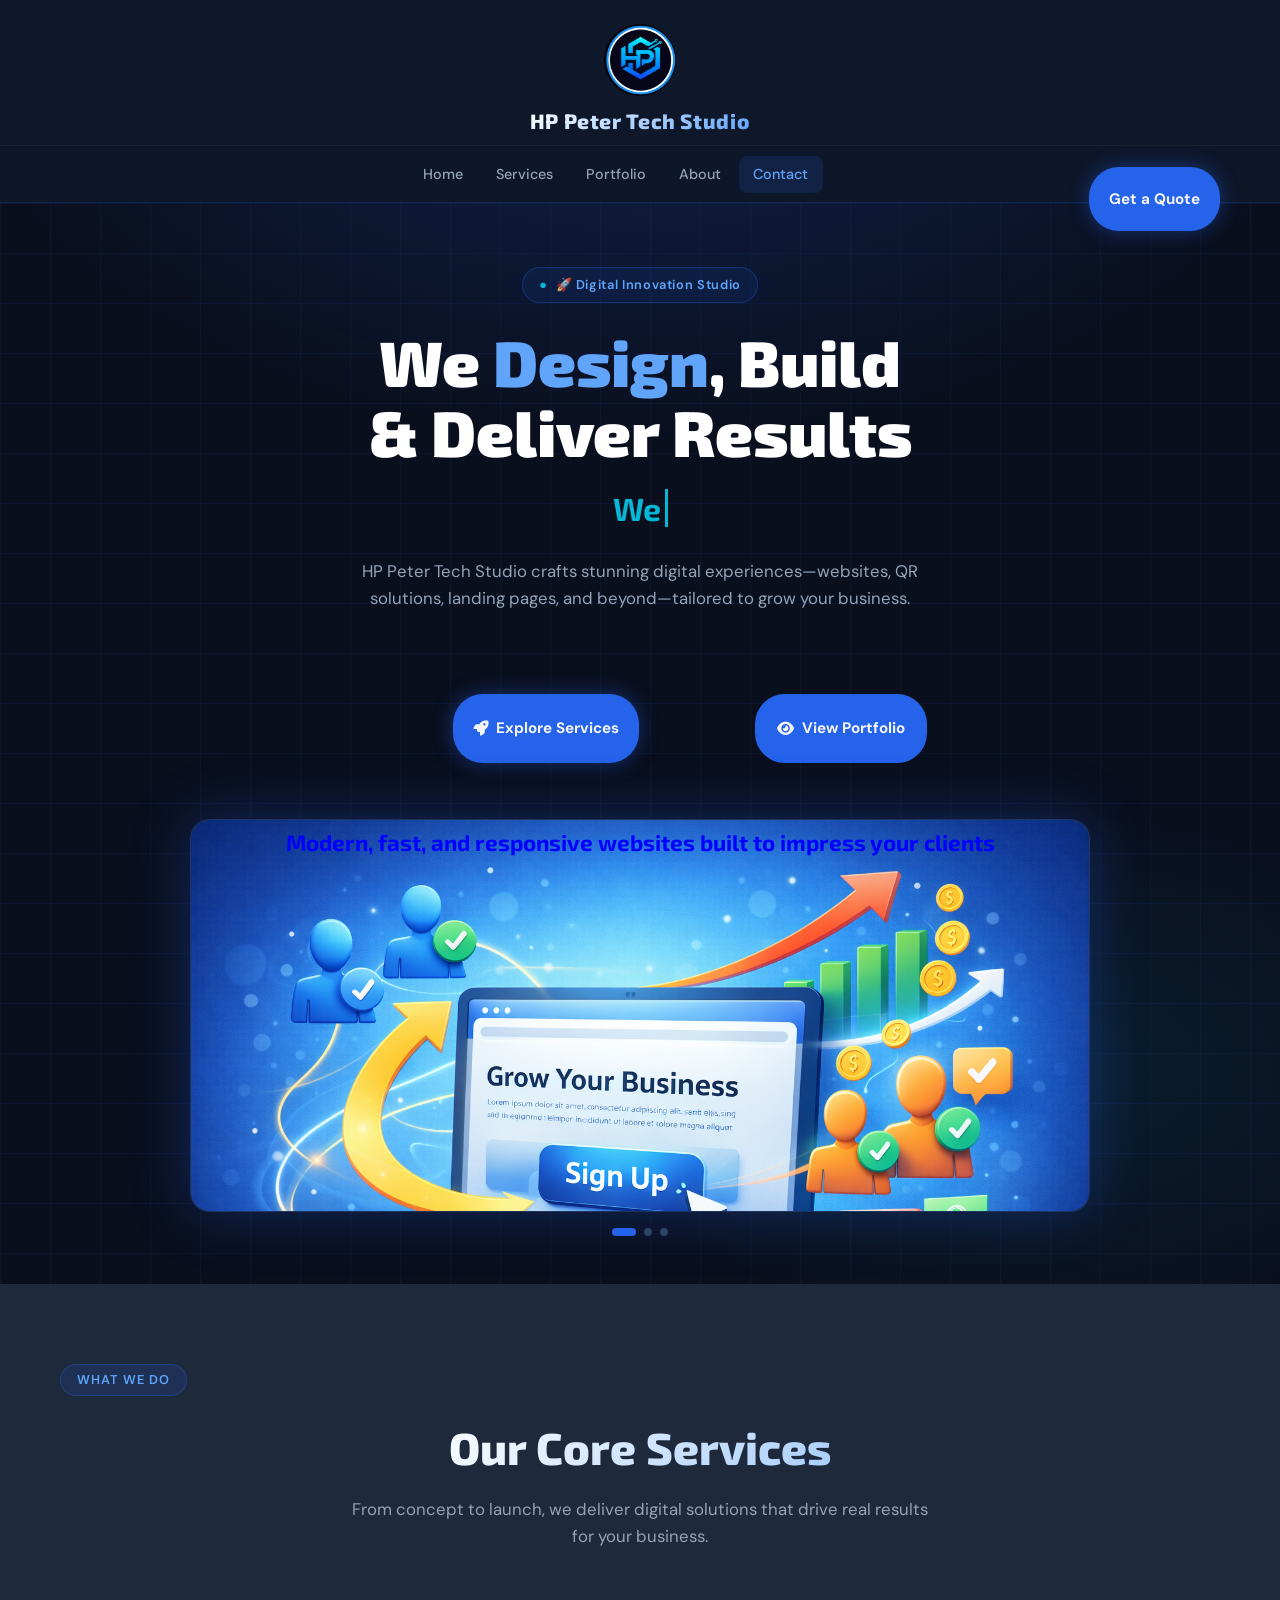
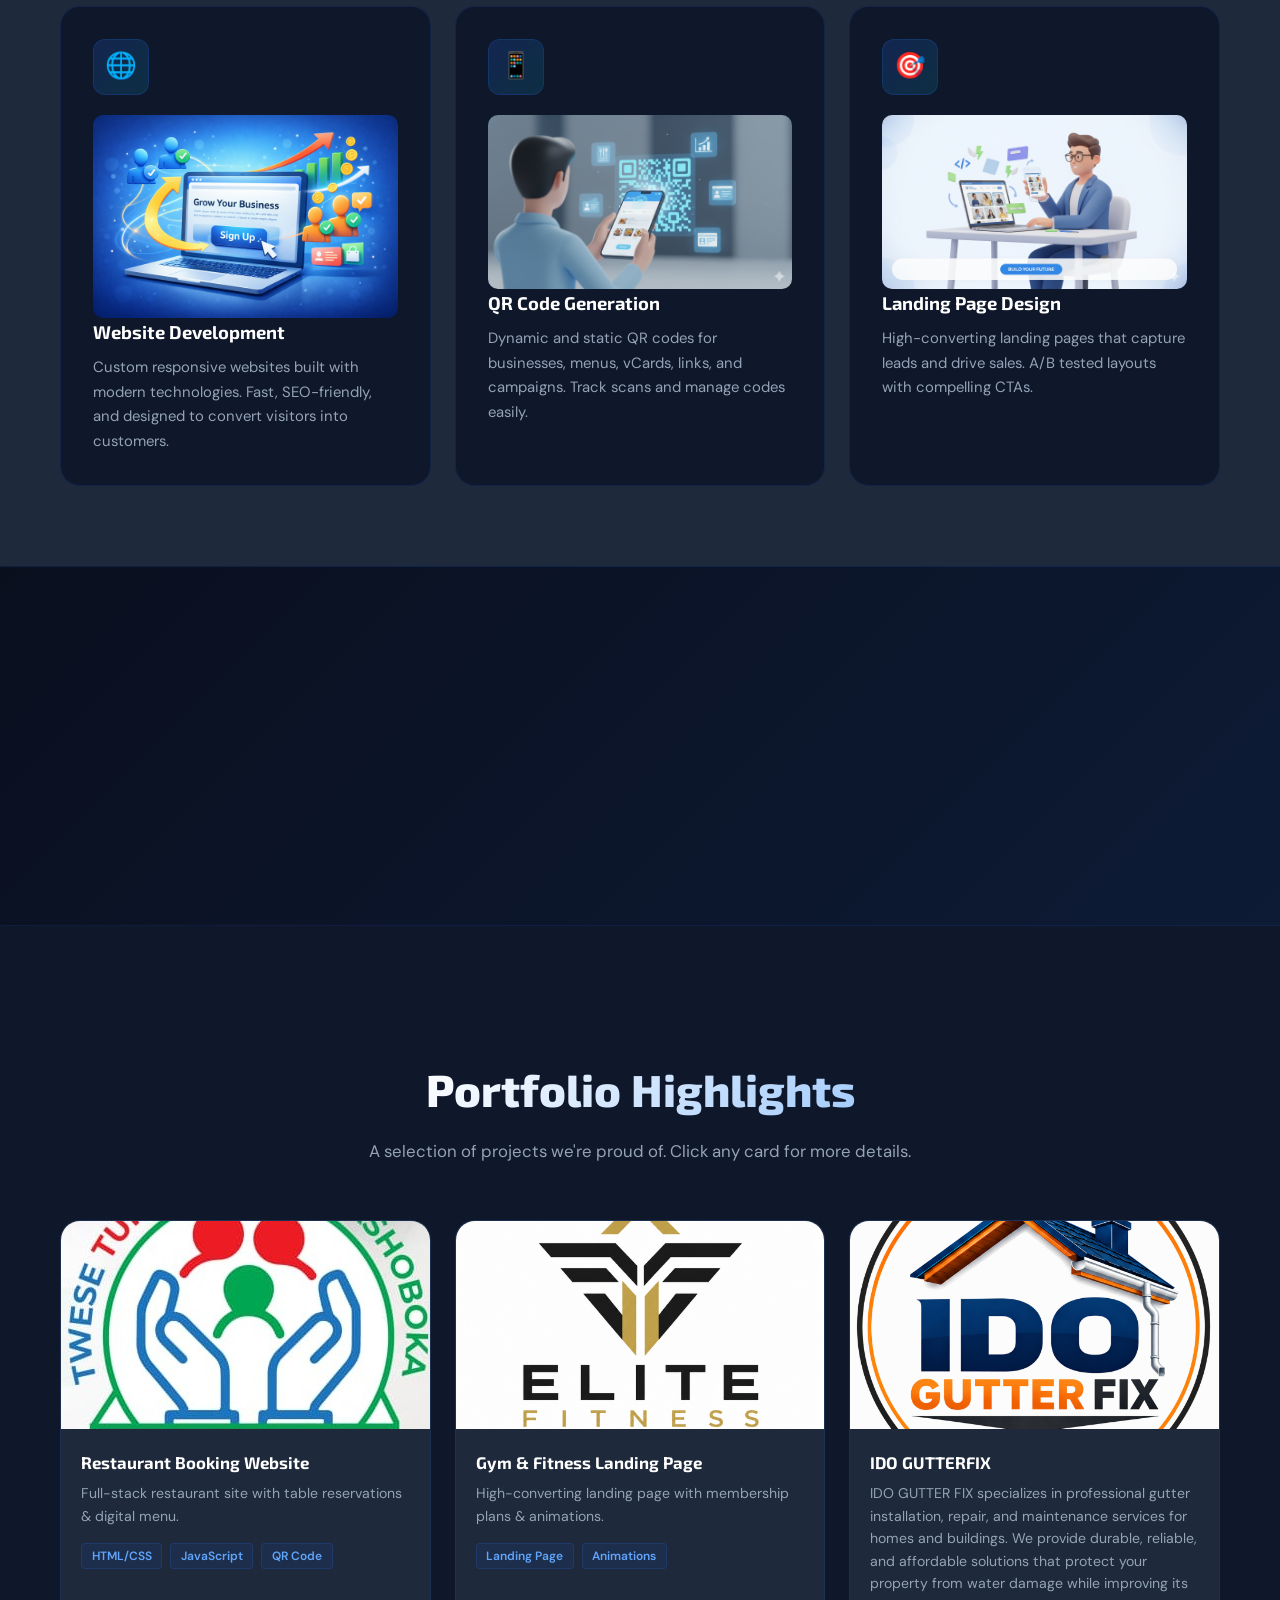
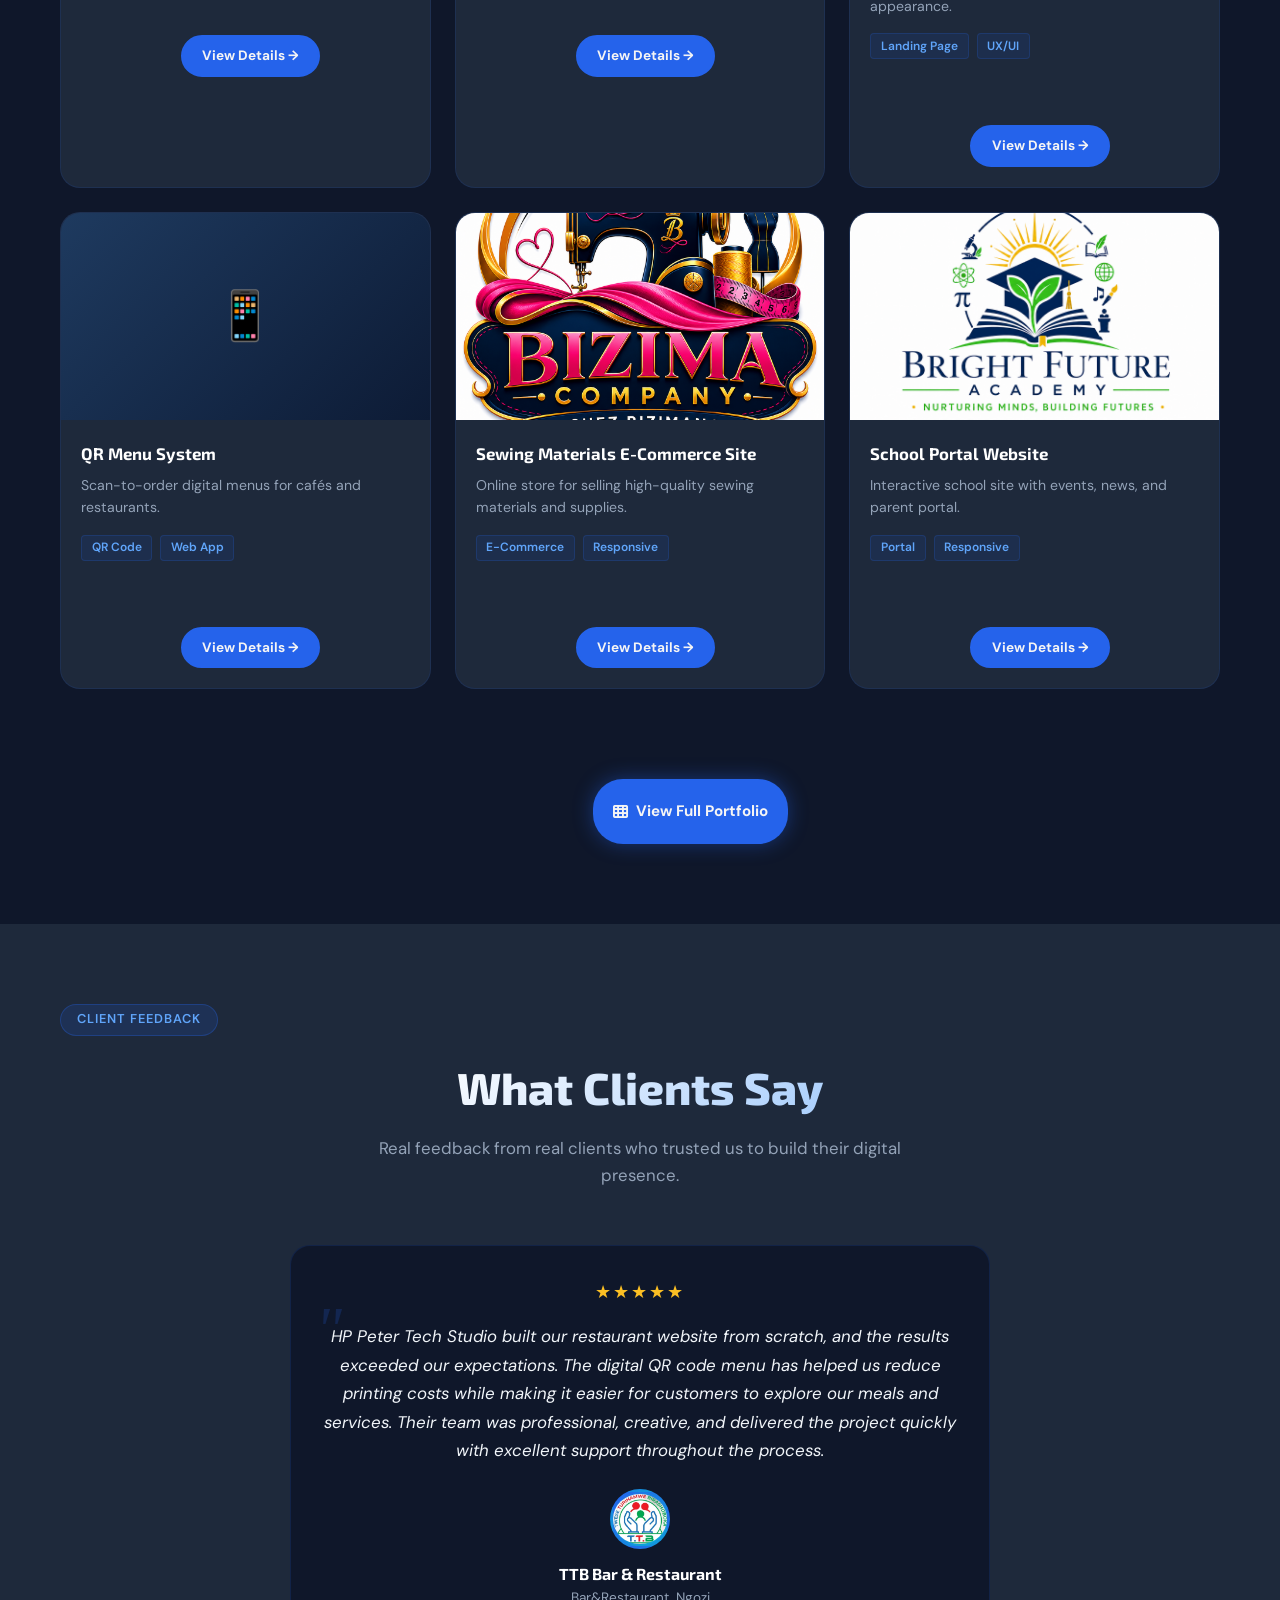
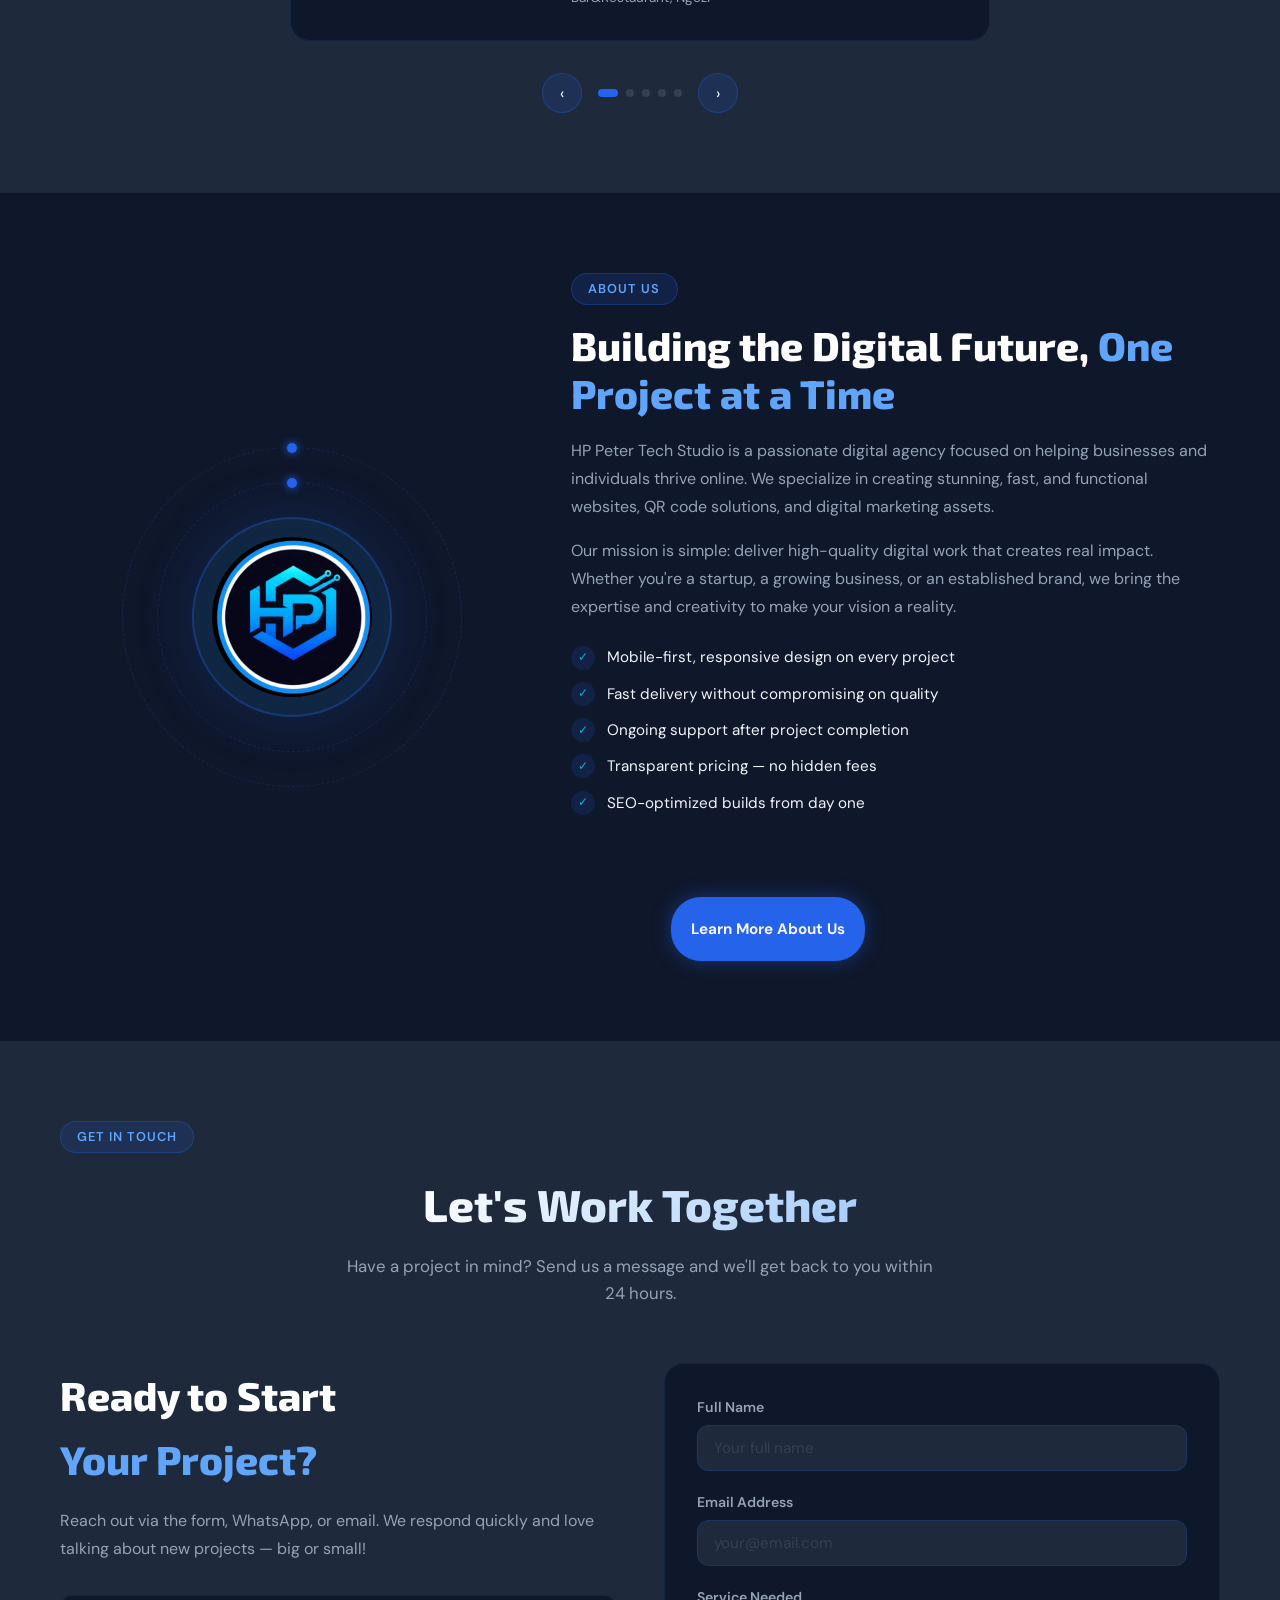
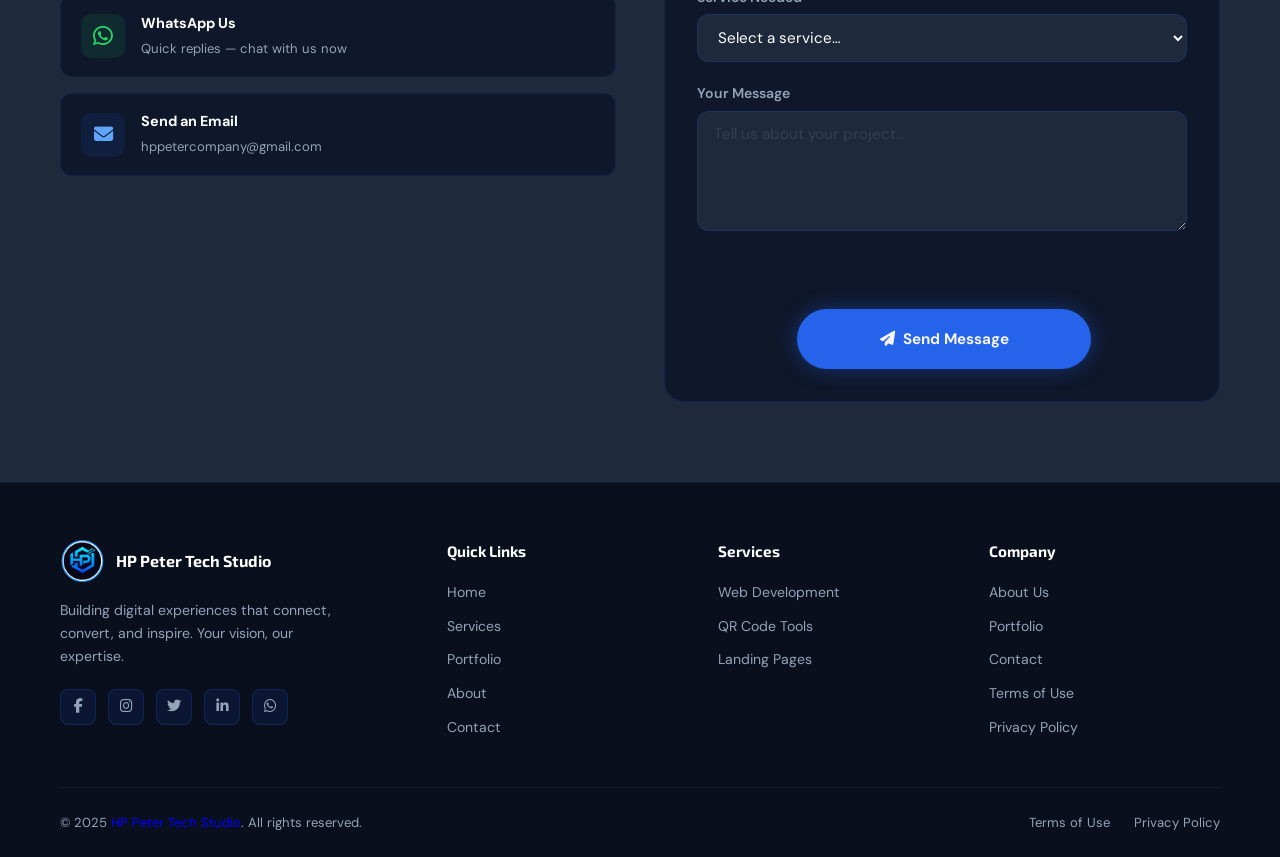
<file: index.html>
<!doctype html>
<html lang="en">
  <head>
    <meta name="google-site-verification" content="1SO_b0-_k6kYceBIpja-b3_WV7TUuP7Zx4u_Gb8aqQ8" />
    <meta charset="UTF-8" />
    <meta name="viewport" content="width=device-width, initial-scale=1.0" />
    <title>HP Peter Tech Studio | Web Design & Digital Solutions</title>
    <meta
      name="description"
      content="HP Peter Tech Studio – Professional web design, QR code generation, landing pages and digital solutions."
    />
    <title>HP PETER TECH STUDIO | Web Development, QR Code Systems & Digital Solutions</title>
    <meta name="description" content="HP PETER TECH STUDIO builds websites, QR code systems, and digital tools for businesses. We help companies grow online with modern web solutions.">
    <meta name="keywords" content="HP Peter, HP Peter Tech Studio, web development Burundi, QR code restaurant system, website creation Burundi, digital agency Burundi">
    <meta name="author" content="HP PETER TECH STUDIO">

    <link rel="icon" href="images/hpPeterTechStudioLogo.png" />
    <link rel="preconnect" href="https://fonts.googleapis.com" />
    <link rel="preconnect" href="https://fonts.gstatic.com" crossorigin />
    <link
      href="https://fonts.googleapis.com/css2?family=Exo+2:wght@400;600;700;800;900&family=DM+Sans:wght@400;500;600&display=swap"
      rel="stylesheet"
    />
    <link
      rel="stylesheet"
      href="https://cdnjs.cloudflare.com/ajax/libs/font-awesome/6.5.0/css/all.min.css"
    />
    <link rel="stylesheet" href="style.css" />
  </head>
  <body>
    <!-- ===== SITE HEADER ===== -->
    <header id="site-header">
      <div class="container header-inner">
        <img
          src="images/hpPeterTechStudioLogo.png"
          alt="HP Peter Tech Studio Logo"
          class="header-logo"
        />
        <span class="header-brand">HP Peter Tech Studio</span>
      </div>
    </header>

    <!-- ===== NAVBAR ===== -->
    <nav id="navbar">
      <div class="container nav-inner">
        <div class="nav-logo-mini">
          <img src="images/hpPeterTechStudioLogo.png" alt="Logo" />
          <span>HP Peter Tech Studio</span>
        </div>
        <div class="nav-links">
          <a href="#hero" class="active">Home</a>
          <a href="#services">Services</a>
          <a href="#portfolio">Portfolio</a>
          <a href="#about">About</a>
          <a href="#contact">Contact</a>
        </div>
        <a href="#contact" class="btn btn-primary nav-cta">Get a Quote</a>
        <button class="hamburger" aria-label="Toggle menu">
          <span></span><span></span><span></span>
        </button>
      </div>
      <div class="mobile-menu">
        <a href="#hero">Home</a>
        <a href="#services">Services</a>
        <a href="#portfolio">Portfolio</a>
        <a href="#about">About</a>
        <a href="#contact">Contact</a>
        <a href="#contact" class="btn btn-primary" style="margin-top: 0.5rem"
          >Get a Quote</a
        >
      </div>
    </nav>

    <!-- ===== HERO ===== -->
    <section id="hero">
      <div class="hero-bg"></div>
      <div class="hero-grid"></div>
      <div class="hero-content">
        <div class="hero-badge">🚀 Digital Innovation Studio</div>
        <h1 class="hero-title">
          We <span class="blue">Design</span>, Build<br />& Deliver Results
        </h1>
        <div class="hero-typing-wrap">We <span id="typed-text"></span></div>
        <p class="hero-desc">
          HP Peter Tech Studio crafts stunning digital experiences—websites, QR
          solutions, landing pages, and beyond—tailored to grow your business.
        </p>
        <div class="hero-btns">
          <a href="#services" class="btn btn-primary"
            ><i class="fa fa-rocket"></i> Explore Services</a
          >
          <a href="#portfolio" class="btn btn-outline"
            ><i class="fa fa-eye"></i> View Portfolio</a
          >
        </div>
      </div>

      <!-- Hero Slider -->
      <div class="hero-slider-wrap">
        <div class="hero-slider">
          <div class="slide active slide-1">
             <div class="slide-content"> 
               <div style="color: var(--blue)" class="slide-icon"><!--🌐 --></div>
              <div class="slide-title">Modern, fast, and responsive websites built to impress your
                clients</div>
              <!-- <div class="slide-desc">
                Modern, fast, and responsive websites built to impress your
                clients
              </div> -->
            </div>
          </div>
          <div class="slide slide-2">
            <div class="slide-content">
              <div class="slide-icon"><!--📱--></div>
              <div class="slide-title">Custom QR codes for menus, business cards, marketing campaigns
                and more</div>
              <!-- <div class="slide-desc">
                Custom QR codes for menus, business cards, marketing campaigns
                and more
              </div> -->
            </div>
          </div>
          <div class="slide slide-3">
            <div class="slide-content">
              <div class="slide-icon"><!--🎯--></div>
              <div class="slide-title">Landing Pages That Convert visitors into customers</div>
              <!-- <div class="slide-desc"> 
                High-converting landing pages designed to turn visitors into
                customers
              </div>-->
            </div>
          </div>
        </div>
        <div class="slider-dots">
          <span class="active"></span>
          <span></span>
          <span></span>
        </div>
      </div>
    </section>

    <!-- ===== SERVICES ===== -->
    <section id="services" class="section">
      <div class="container">
        <span class="tag" data-aos="fade-up">What We Do</span>
        <h2 class="section-title" data-aos="fade-up" data-aos-delay="100">
          Our Core Services
        </h2>
        <p class="section-subtitle" data-aos="fade-up" data-aos-delay="150">
          From concept to launch, we deliver digital solutions that drive real
          results for your business.
        </p>
        <div class="services-grid">
          <div class="service-card" data-aos="fade-up" data-aos-delay="0">
            <div class="service-icon">🌐</div>
            <div>
              <img style="border-radius: 10px;" src="images/websiteCreationImg.png" alt="websiteCreationImg">
            </div>
            <h3>Website Development</h3>
            <p>
              Custom responsive websites built with modern technologies. Fast,
              SEO-friendly, and designed to convert visitors into customers.
            </p>
          </div>

          <div class="service-card" data-aos="fade-up" data-aos-delay="80">
            <div class="service-icon">📱</div>
            <div>
              <img style="border-radius: 10px;" src="images/qrCodeSlutionsImage.png" alt="qrCodeSlutionsImage">
            </div>
            <h3>QR Code Generation</h3>
            <p>
              Dynamic and static QR codes for businesses, menus, vCards, links,
              and campaigns. Track scans and manage codes easily.
            </p>
          </div>

          <div class="service-card" data-aos="fade-up" data-aos-delay="160">
            <div class="service-icon">🎯</div>
            <div>
              <img style="border-radius: 10px;" src="images/landingPagesImg.png" alt="qrCodeSlutionsImage">
            </div>
            <h3>Landing Page Design</h3>
            <p>
              High-converting landing pages that capture leads and drive sales.
              A/B tested layouts with compelling CTAs.
            </p>
          </div>

          <!--<div class="service-card" data-aos="fade-up" data-aos-delay="0">
        <div class="service-icon">🎨</div>
        <h3>UI/UX Design</h3>
        <p>User-centered interface design that looks beautiful and feels intuitive. Wireframes, prototypes, and full design systems.</p>
      </div>

      <div class="service-card" data-aos="fade-up" data-aos-delay="80">
        <div class="service-icon">📊</div>
        <h3>Digital Marketing Setup</h3>
        <p>Analytics integration, SEO optimization, social media setup, and online presence audits to boost your visibility.</p>
      </div>

      <div class="service-card" data-aos="fade-up" data-aos-delay="160">
        <div class="service-icon">🛒</div>
        <h3>E-Commerce Solutions</h3>
        <p>Online stores with seamless checkout, product management, and payment gateway integration tailored to your brand.</p>
      </div>-->
        </div>
      </div>
    </section>

    <!-- ===== COUNTERS ===== -->
    <section id="counters" class="section">
      <div class="container">
        <div class="counters-grid">
          <div class="counter-card" data-aos="zoom-in">
            <div class="counter-icon">🌐</div>
            <div class="counter-number" data-target="120" data-suffix="+">
              0+
            </div>
            <div class="counter-label">Websites Built</div>
          </div>
          <div class="counter-card" data-aos="zoom-in" data-aos-delay="80">
            <div class="counter-icon">📱</div>
            <div class="counter-number" data-target="500" data-suffix="+">
              0+
            </div>
            <div class="counter-label">QR Codes Generated</div>
          </div>
          <div class="counter-card" data-aos="zoom-in" data-aos-delay="160">
            <div class="counter-icon">✅</div>
            <div class="counter-number" data-target="85" data-suffix="+">
              0+
            </div>
            <div class="counter-label">Demo Projects Done</div>
          </div>
          <div class="counter-card" data-aos="zoom-in" data-aos-delay="240">
            <div class="counter-icon">😊</div>
            <div class="counter-number" data-target="95" data-suffix="+">
              0+
            </div>
            <div class="counter-label">Happy Clients</div>
          </div>
        </div>
      </div>
    </section>

    <!-- ===== PORTFOLIO ===== -->
    <section id="portfolio" class="section">
      <div class="container">
        <span class="tag" data-aos="fade-up">Our Work</span>
        <h2 class="section-title" data-aos="fade-up" data-aos-delay="100">
          Portfolio Highlights
        </h2>
        <p class="section-subtitle" data-aos="fade-up" data-aos-delay="150">
          A selection of projects we're proud of. Click any card for more
          details.
        </p>
        <div class="portfolio-grid">
          <div
            class="portfolio-card"
            data-aos="fade-up"
            data-aos-delay="0"
            data-lightbox="true"
            data-icon="🍕"
            data-title="Restaurant Booking Website"
            data-desc="A fully responsive restaurant website featuring online table bookings, a digital menu with QR code integration, and an admin panel to manage reservations in real time."
          >
            <a href="https://hppeter830s.github.io/TTB-Bar-Restaurant/" target="_blank">
            <div class="portfolio-img">
              <div
                class="portfolio-img-inner"
                style="background: linear-gradient(135deg, #1e3a5f, #0a1628)"
              >
              <img src="images/ttbBarRestaurantLogo.jpeg" alt="TTB Bar Restaurant Logo">
                <!-- 🍕 -->
              </div>
              <div class="portfolio-overlay">🔍</div>
            </div>
            </a>
            <div class="portfolio-info">
              <h3>Restaurant Booking Website</h3>
              <p>
                Full-stack restaurant site with table reservations & digital
                menu.
              </p>
              <div class="portfolio-tags">
                <span class="ptag">HTML/CSS</span>
                <span class="ptag">JavaScript</span>
                <span class="ptag">QR Code</span>
              </div>
              <span
                class="btn btn-outline"
                style="font-size: 0.85rem; padding: 0.5rem 1.2rem"
                >View Details →</span
              >
            </div>
          </div>
          
          <div
            class="portfolio-card"
            data-aos="fade-up"
            data-aos-delay="80"
            data-lightbox="true"
            data-icon="🏋️"
            data-title="Gym & Fitness Landing Page"
            data-desc="A high-converting landing page for a local gym featuring animated stats, membership plans, trainer profiles, and a WhatsApp contact integration that boosted sign-ups by 40%."
          >
          <a href="https://hppeter830s.github.io/elitefitness/" target="_blank">
            <div class="portfolio-img">
              <div
                class="portfolio-img-inner"
                style="background: linear-gradient(135deg, #1a2744, #0f172a)"
              >
              <img src="images/eliteFitnessLogo.png" alt="Elite Fitness Logo">
                <!-- 🏋️ -->
              </div>
              <div class="portfolio-overlay">🔍</div>
            </div>
            </a>
            <div class="portfolio-info">
              <h3>Gym & Fitness Landing Page</h3>
              <p>
                High-converting landing page with membership plans & animations.
              </p>
              <div class="portfolio-tags">
                <span class="ptag">Landing Page</span>
                <span class="ptag">Animations</span>
              </div>
              <span
                class="btn btn-outline"
                style="font-size: 0.85rem; padding: 0.5rem 1.2rem"
                >View Details →</span
              >
            </div>
          </div>

          <div 
            class="portfolio-card"
            data-aos="fade-up"
            data-aos-delay="160"
            data-lightbox="true"
            data-icon="🛍️"
            data-title="IDO GUTTERFIX"
            data-desc="IDO GUTTER FIX specializes in professional gutter installation, repair, and maintenance services for homes and buildings. We provide durable, reliable, and affordable solutions that protect your property from water damage while improving its appearance."
          >
          <a href="https://hppeter830s.github.io/idoGutterFix/" target="_blank">
            <div class="portfolio-img">
              <div
                class="portfolio-img-inner"
                style="background: linear-gradient(135deg, #0e2a40, #0a1628)"
              >
                <img src="images/idoGutterFixLogo.png" alt="idoGutterFix">
              </div>
              <div class="portfolio-overlay">🔍</div>
            </div>
            </a>
            <div class="portfolio-info">
              <h3>IDO GUTTERFIX</h3>
              <p>
               IDO GUTTER FIX specializes in professional gutter installation, repair, and maintenance services for homes and buildings. We provide durable, reliable, and affordable solutions that protect your property from water damage while improving its appearance.
              </p>
              <div class="portfolio-tags">
                <span class="ptag">Landing Page</span>
                <span class="ptag">UX/UI</span>
              </div>
              <span
                class="btn btn-outline"
                style="font-size: 0.85rem; padding: 0.5rem 1.2rem"
                >View Details →</span
              >
            </div>
          </div>
          
          <div
            class="portfolio-card"
            data-aos="fade-up"
            data-aos-delay="0"
            data-lightbox="true"
            data-icon="📱"
            data-title="QR Menu System"
            data-desc="A dynamic QR code menu system for cafes and restaurants. Customers scan to view the full menu, specials, and prices. Easy update panel for restaurant owners with no coding needed."
          >
            <div class="portfolio-img">
              <div
                class="portfolio-img-inner"
                style="background: linear-gradient(135deg, #1e3a5f, #0d1b35)"
              >
                📱
              </div>
              <div class="portfolio-overlay">🔍</div>
            </div>
            <div class="portfolio-info">
              <h3>QR Menu System</h3>
              <p>Scan-to-order digital menus for cafés and restaurants.</p>
              <div class="portfolio-tags">
                <span class="ptag">QR Code</span>
                <span class="ptag">Web App</span>
              </div>
              <span
                class="btn btn-outline"
                style="font-size: 0.85rem; padding: 0.5rem 1.2rem"
                >View Details →</span
              >
            </div>
          </div>
          <div
            class="portfolio-card"
            data-aos="fade-up"
            data-aos-delay="80"
            data-lightbox="true"
            data-icon="🏢"
            data-title="Sewing Materials E-Commerce Site"
            data-desc="Vente de matériel de couture de qualité : fils, aiguilles, tissus, ciseaux, accessoires et outils pour couturiers, ateliers de confection et passionnés de couture. Notre site propose une large gamme de produits pour tous les besoins de couture, avec des descriptions détaillées, des photos et un processus de commande facile pour les clients."
          >
          <a href="https://hppeter830s.github.io/Bizima-Company/" target="_blank">
            <div class="portfolio-img">
              <div
                class="portfolio-img-inner"
                style="background: linear-gradient(135deg, #1a2744, #0a0f1e)"
              >
                <img src="images/bizimaCompanyLogo1.png" alt="Bizima Company Logo">
                <!-- 🏢 -->
              </div>
              <div class="portfolio-overlay">🔍</div>
            </div>
            </a>
            <div class="portfolio-info">
              <h3>Sewing Materials E-Commerce Site</h3>
              <p>Online store for selling high-quality sewing materials and supplies.</p>
              <div class="portfolio-tags">
                <span class="ptag">E-Commerce</span>
                <span class="ptag">Responsive</span>
              </div>
              <span
                class="btn btn-outline"
                style="font-size: 0.85rem; padding: 0.5rem 1.2rem"
                >View Details →</span
              >
            </div>
          </div>
          <div
            class="portfolio-card"
            data-aos="fade-up"
            data-aos-delay="160"
            data-lightbox="true"
            data-icon="🎓"
            data-title="School Portal Website"
            data-desc="An informational and interactive school website featuring news, event calendar, staff directory, admissions form, and a parent portal with announcements and document downloads."
          >
          <a href="https://hppeter830s.github.io/Bright-Future-Academy/" target="_blank">
            <div class="portfolio-img">
              <div
                class="portfolio-img-inner"
                style="background: linear-gradient(135deg, #0f172a, #1e3a5f)"
              >
                <img src="images/brightFutureAcademyLogo.png" alt="Bright Future Academy Logo">
                <!-- 🎓 -->
              </div>
              <div class="portfolio-overlay">🔍</div>
            </div>
          </a>
            <div class="portfolio-info">
              <h3>School Portal Website</h3>
              <p>
                Interactive school site with events, news, and parent portal.
              </p>
              <div class="portfolio-tags">
                <span class="ptag">Portal</span>
                <span class="ptag">Responsive</span>
              </div>
              <span
                class="btn btn-outline"
                style="font-size: 0.85rem; padding: 0.5rem 1.2rem"
                >View Details →</span
              >
            </div>
          </div>
        </div>
        <div style="text-align: center; margin-top: 2.5rem" data-aos="fade-up">
          <a href="portfolio.html" class="btn btn-primary"
            ><i class="fa fa-th"></i> View Full Portfolio</a
          >
        </div>
      </div>
    </section>

    <!-- Lightbox -->
    <div class="lightbox-overlay">
      <div class="lightbox-box">
        <div class="lightbox-close">✕</div>
        <div class="lightbox-icon"></div>
        <h3 class="lightbox-title"></h3>
        <p class="lightbox-desc"></p>
        <a href="#contact" class="btn btn-primary">Get Similar Project →</a>
      </div>
    </div>

    <!-- ===== TESTIMONIALS ===== -->
    <section id="testimonials" class="section">
      <div class="container">
        <span class="tag" data-aos="fade-up">Client Feedback</span>
        <h2 class="section-title" data-aos="fade-up" data-aos-delay="100">
          What Clients Say
        </h2>
        <p class="section-subtitle" data-aos="fade-up" data-aos-delay="150">
          Real feedback from real clients who trusted us to build their digital
          presence.
        </p>

        <div
          class="testimonials-slider"
          data-aos="fade-up"
          data-aos-delay="200"
        >
          <div class="testimonials-track">
            <div class="testimonial-slide">
              <div class="testimonial-card">
                <div class="testimonial-stars">★★★★★</div>
                <p class="testimonial-text">
                  HP Peter Tech Studio built our restaurant website from scratch, and the results exceeded our expectations. The digital QR code menu has helped us reduce printing costs while making it easier for customers to explore our meals and services. Their team was professional, creative, and delivered the project quickly with excellent support throughout the process.
                </p>
                <div class="testimonial-avatar"><img style="border-radius: 50%;" src="images/ttbBarRestaurantLogo.jpeg" alt="ttbBarRestaurantLogo"></div>
                <div class="testimonial-name">TTB Bar & Restaurant</div>
                <div class="testimonial-role">Bar&Restaurant, Ngozi</div>
              </div>
            </div>
            <div class="testimonial-slide">
              <div class="testimonial-card">
                <div class="testimonial-stars">★★★★★</div>
                <p class="testimonial-text">
                  They helped our business become more visible online with a clean and professional website design. Our sewing materials and products are now easier for customers to explore and discover. We truly appreciated their creativity, professionalism, and support.
                </p>
                 <div class="testimonial-avatar"><img style="border-radius: 50%;" src="images/bizimaCompanyLogo1.png" alt="bizimaCompanyLogo1"><!--💪--></div> 
                <div class="testimonial-name">Bizima Company</div>
                <div class="testimonial-role">A Company that sells sewing materials</div>
              </div>
            </div>
            <div class="testimonial-slide">
              <div class="testimonial-card">
                <div class="testimonial-stars">★★★★★</div>
                <p class="testimonial-text">
                  Working with this team was a great experience. They created a professional online presence for our gutter installation and repair business. Our clients can now easily discover our services and contact us quickly. The website looks modern, clean, and trustworthy.
                </p>
                <div class="testimonial-avatar"><img style="border-radius: 50%;" src="images/idoGutterFixLogo.png" alt="idoGutterFixLogo"></div>
                <div class="testimonial-name">Ido GutterFix</div>
                <div class="testimonial-role">Hardware shop, Ngozi</div>
              </div>
            </div>
            <div class="testimonial-slide">
              <div class="testimonial-card">
                <div class="testimonial-stars">★★★★★</div>
                <p class="testimonial-text">
                  HP Peter Tech Studio perfectly captured our premium fitness identity. They built a high-performance platform that showcases our world-class trainers and state-of-the-art equipment, making it easy for members to start their transformation journey
                  We highly recommend them for any results-driven web project.
                </p>
                <div class="testimonial-avatar"><img src="images/eliteFitnessLogo.png" width="80" height="80" alt="Bright Future Academy Logo" style="border-radius: 50%;"><!--🎓--></div>
                <div class="testimonial-name">Alex Johnson</div>
                <div class="testimonial-role">Gym Owner</div>
              </div>
            </div>
            <div class="testimonial-slide">
              <div class="testimonial-card">
                <div class="testimonial-stars">★★★★★</div>
                <p class="testimonial-text">
                  Our school needed a professional online presence and HP Peter
                  Tech Studio delivered beyond expectations. Parents love the
                  new site and we get compliments every day. Very talented team!
                </p>
                 <div class="testimonial-avatar"><img src="images/brightFutureAcademyLogo.png" width="80" height="80" alt="Bright Future Academy Logo" style="border-radius: 50%;"><!--🛍️--></div> 
                <div class="testimonial-name">Dr. James Wilson</div>
                <div class="testimonial-role">School Principal</div>
              </div>
            </div>
          </div>
          <div class="testimonials-nav">
            <button class="t-prev">‹</button>
            <div class="t-dots">
              <span class="active"></span>
              <span></span><span></span><span></span><span></span>
            </div>
            <button class="t-next">›</button>
          </div>
        </div>
      </div>
    </section>

    <!-- ===== ABOUT ===== -->
    <section id="about" class="section">
      <div class="container">
        <div class="about-inner">
          <div class="about-visual" data-aos="fade-right">
            <div class="orbit orbit-2"><div class="orbit-dot"></div></div>
            <div class="orbit orbit-1"><div class="orbit-dot"></div></div>
            <div class="about-logo-wrap">
              <img src="images/hpPeterTechStudioLogo.png" alt="HP Peter Tech Studio" />
            </div>
          </div>
          <div class="about-text" data-aos="fade-left" data-aos-delay="100">
            <span class="tag">About Us</span>
            <h2>
              Building the Digital Future,
              <span style="color: var(--blue-glow)">One Project at a Time</span>
            </h2>
            <p>
              HP Peter Tech Studio is a passionate digital agency focused on
              helping businesses and individuals thrive online. We specialize in
              creating stunning, fast, and functional websites, QR code
              solutions, and digital marketing assets.
            </p>
            <p>
              Our mission is simple: deliver high-quality digital work that
              creates real impact. Whether you're a startup, a growing business,
              or an established brand, we bring the expertise and creativity to
              make your vision a reality.
            </p>
            <div class="about-features">
              <div class="about-feature">
                <span>✓</span> Mobile-first, responsive design on every project
              </div>
              <div class="about-feature">
                <span>✓</span> Fast delivery without compromising on quality
              </div>
              <div class="about-feature">
                <span>✓</span> Ongoing support after project completion
              </div>
              <div class="about-feature">
                <span>✓</span> Transparent pricing — no hidden fees
              </div>
              <div class="about-feature">
                <span>✓</span> SEO-optimized builds from day one
              </div>
            </div>
            <a href="about.html" class="btn btn-primary">Learn More About Us</a>
          </div>
        </div>
      </div>
    </section>

    <!-- ===== CONTACT ===== -->
    <section id="contact" class="section">
      <div class="container">
        <span class="tag" data-aos="fade-up">Get In Touch</span>
        <h2 class="section-title" data-aos="fade-up" data-aos-delay="100">
          Let's Work Together
        </h2>
        <p class="section-subtitle" data-aos="fade-up" data-aos-delay="150">
          Have a project in mind? Send us a message and we'll get back to you
          within 24 hours.
        </p>
        <div class="contact-inner">
          <div class="contact-info" data-aos="fade-right">
            <h2>
              Ready to Start<br /><span style="color: var(--blue-glow)"
                >Your Project?</span
              >
            </h2>
            <p>
              Reach out via the form, WhatsApp, or email. We respond quickly and
              love talking about new projects — big or small!
            </p>
            <div class="contact-channels">
              <a
                href="https://wa.me/25768857061?text=Hello%20HP%20Peter%20Tech%20Studio%2C%20I%20need%20a%20website"
                class="contact-channel"
                target="_blank"
                rel="noopener"
              >
                <div class="channel-icon wa">
                  <i
                    class="fab fa-whatsapp"
                    style="color: #25d366; font-size: 1.4rem"
                  ></i>
                </div>
                <div class="channel-text">
                  <strong>WhatsApp Us</strong>
                  <span>Quick replies — chat with us now</span>
                </div>
              </a>
              <a
                href="mailto:hppetercompany@gmail.com"
                class="contact-channel"
              >
                <div class="channel-icon em">
                  <i
                    class="fas fa-envelope"
                    style="color: var(--blue-glow); font-size: 1.2rem"
                  ></i>
                </div>
                <div class="channel-text">
                  <strong>Send an Email</strong>
                  <span>hppetercompany@gmail.com</span>
                </div>
              </a>
            </div>
            <!-- <div> 
              <a
                href="https://docs.google.com/forms/d/e/1FAIpQLSfkb4GOG4YyKPy1nyayB4lBmbEWIvNlohmevWV8GoGS0vg60Q/viewform?usp=preview"
              >
                <button class="btn">Fill The Form For Your Project</button></a
              >
            </div>-->
          </div>

          
      <div class="contact-form-wrap" data-aos="fade-left" data-aos-delay="100">
        <form id="contact-form" action="https://formspree.io/f/xzdwqpbz" method="POST">
          <div class="form-group">
            <label for="name">Full Name</label>
            <input type="text" id="name" name="name" placeholder="Your full name" required />
          </div>
          <div class="form-group">
            <label for="email">Email Address</label>
            <input type="email" id="email" name="email" placeholder="your@email.com" required />
          </div>
          <div class="form-group">
            <label for="service">Service Needed</label>
            <select id="service" name="service">
              <option value="">Select a service…</option>
              <option>Website Development</option>
              <option>QR Code Generation</option>
              <option>Landing Page Design</option>
              <option>E-Commerce Store</option>
              <option>UI/UX Design</option>
              <option>Other</option>
            </select>
          </div>
          <div class="form-group">
            <label for="message">Your Message</label>
            <textarea id="message" name="message" placeholder="Tell us about your project…" required></textarea>
          </div>
          <button type="submit" class="btn btn-primary" style="width:60%;justify-content:center">
            <i class="fas fa-paper-plane"></i> Send Message
          </button>
          <div class="form-success">✅ Message sent! We'll get back to you soon.</div>
        </form>
      </div>
    </section>

    <!-- ===== FOOTER ===== -->
    <footer>
      <div class="container">
        <div class="footer-grid">
          <div class="footer-brand">
            <div class="footer-logo">
              <img src="images/hpPeterTechStudioLogo.png" alt="Logo" />
              <span>HP Peter Tech Studio</span>
            </div>
            <p>
              Building digital experiences that connect, convert, and inspire.
              Your vision, our expertise.
            </p>
            <div class="footer-social">
              <a
                href="https://www.facebook.com/profile.php?id=61583111527157"
                class="social-icon"
                aria-label="Facebook"
                ><i class="fab fa-facebook-f"></i
              ></a>
              <a href="#" class="social-icon" aria-label="Instagram"
                ><i class="fab fa-instagram"></i
              ></a>
              <a href="#" class="social-icon" aria-label="Twitter"
                ><i class="fab fa-twitter"></i
              ></a>
              <a
                href="https://www.linkedin.com/in/placide-habimana-944597352/"
                class="social-icon"
                aria-label="LinkedIn"
                ><i class="fab fa-linkedin-in"></i
              ></a>
              <a
                href="https://wa.me/25768857061"
                class="social-icon"
                aria-label="WhatsApp"
                ><i class="fab fa-whatsapp"></i
              ></a>
            </div>
          </div>
          <div class="footer-col">
            <h4>Quick Links</h4>
            <ul>
              <li><a href="#hero">Home</a></li>
              <li><a href="#services">Services</a></li>
              <li><a href="#portfolio">Portfolio</a></li>
              <li><a href="#about">About</a></li>
              <li><a href="#contact">Contact</a></li>
            </ul>
          </div>
          <div class="footer-col">
            <h4>Services</h4>
            <ul>
              <li><a href="services.html">Web Development</a></li>
              <li><a href="services.html">QR Code Tools</a></li>
              <li><a href="services.html">Landing Pages</a></li>
              <!-- <li><a href="services.html">UI/UX Design</a></li>
              <li><a href="services.html">E-Commerce</a></li> -->
            </ul>
          </div>
          <div class="footer-col">
            <h4>Company</h4>
            <ul>
              <li><a href="about.html">About Us</a></li>
              <li><a href="portfolio.html">Portfolio</a></li>
              <li><a href="contact.html">Contact</a></li>
              <li><a href="terms.html">Terms of Use</a></li>
              <li><a href="privacy.html">Privacy Policy</a></li>
            </ul>
          </div>
        </div>
        <div class="footer-bottom">
          <p>
            © 2025
            <a
              style="color: blue"
              href="https://hppeter.vercel.app"
              >HP Peter Tech Studio</a
            >. All rights reserved.
          </p>
          <div class="footer-legal">
            <a href="terms.html">Terms of Use</a>
            <a href="privacy.html">Privacy Policy</a>
          </div>
        </div>
      </div>
    </footer>

    <button class="back-to-top" aria-label="Back to top">↑</button>

    <script src="script.js"></script>
  </body>
</html>
</file>
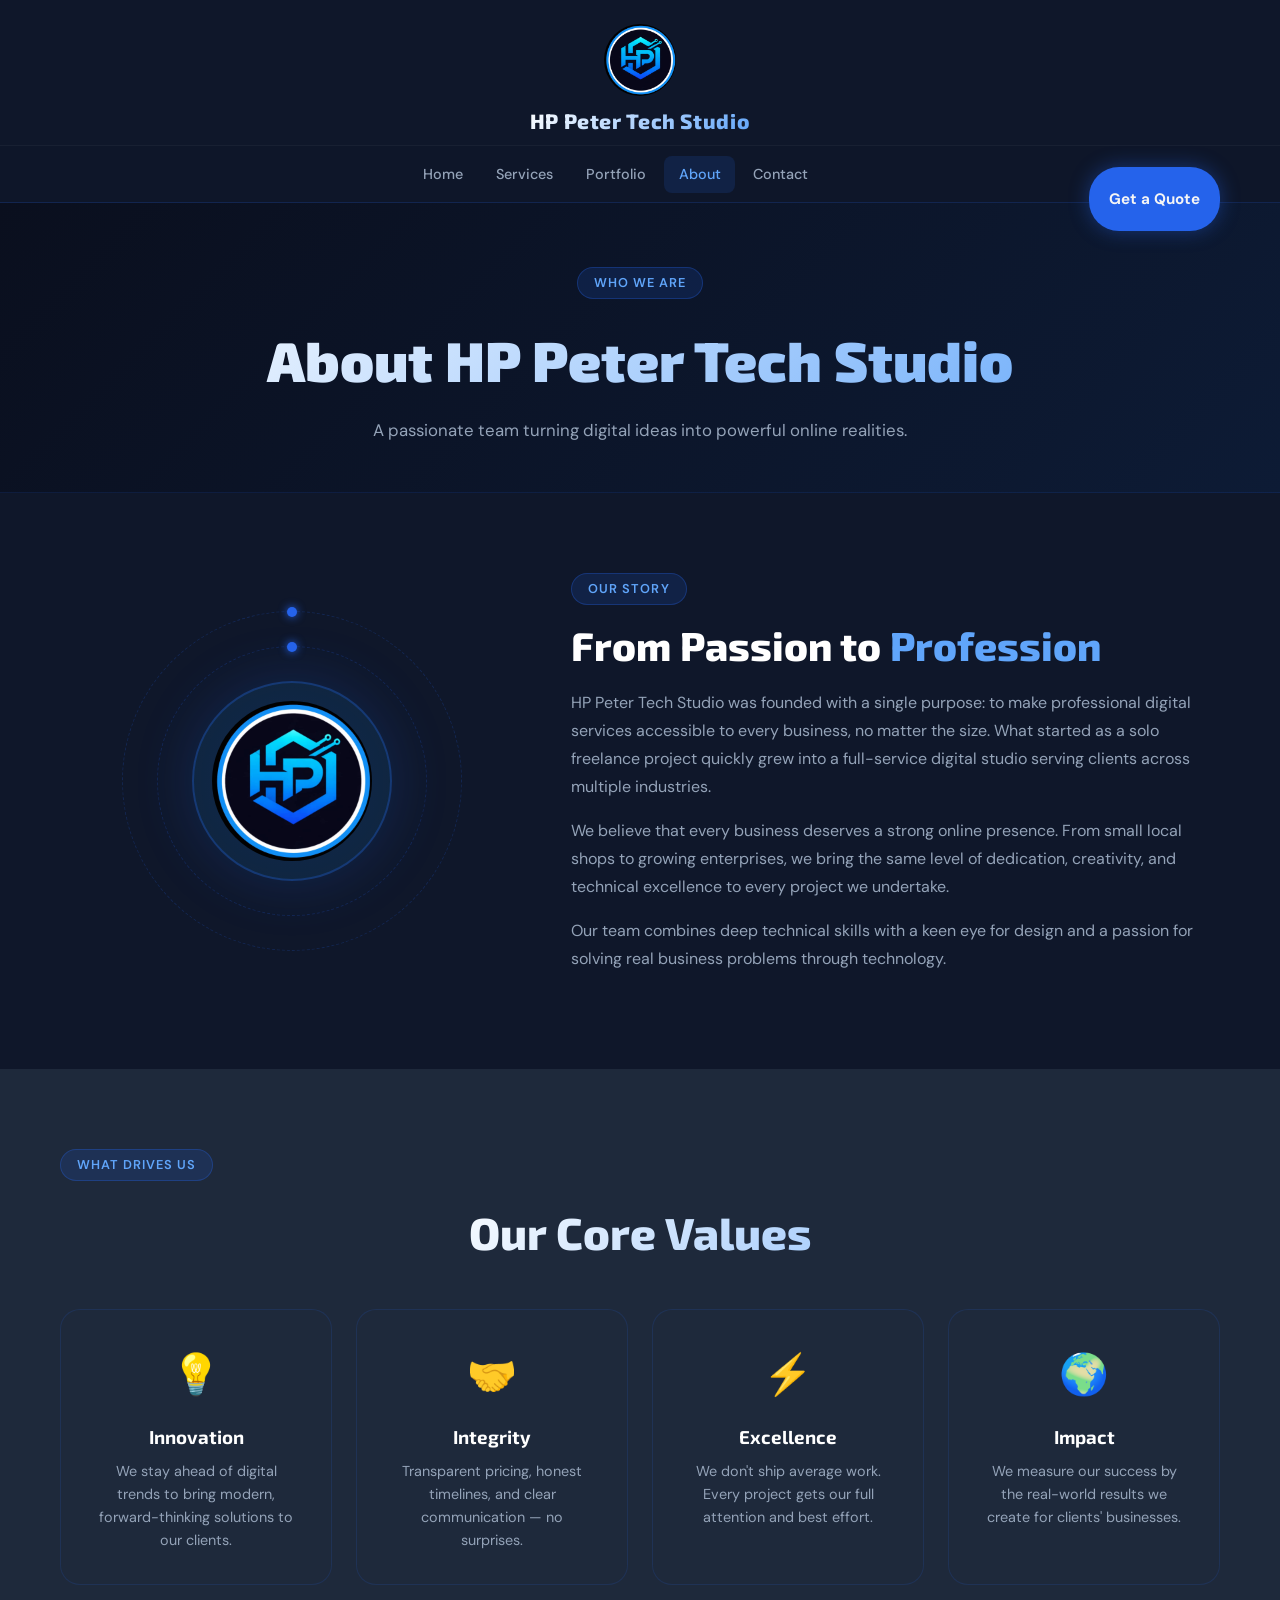
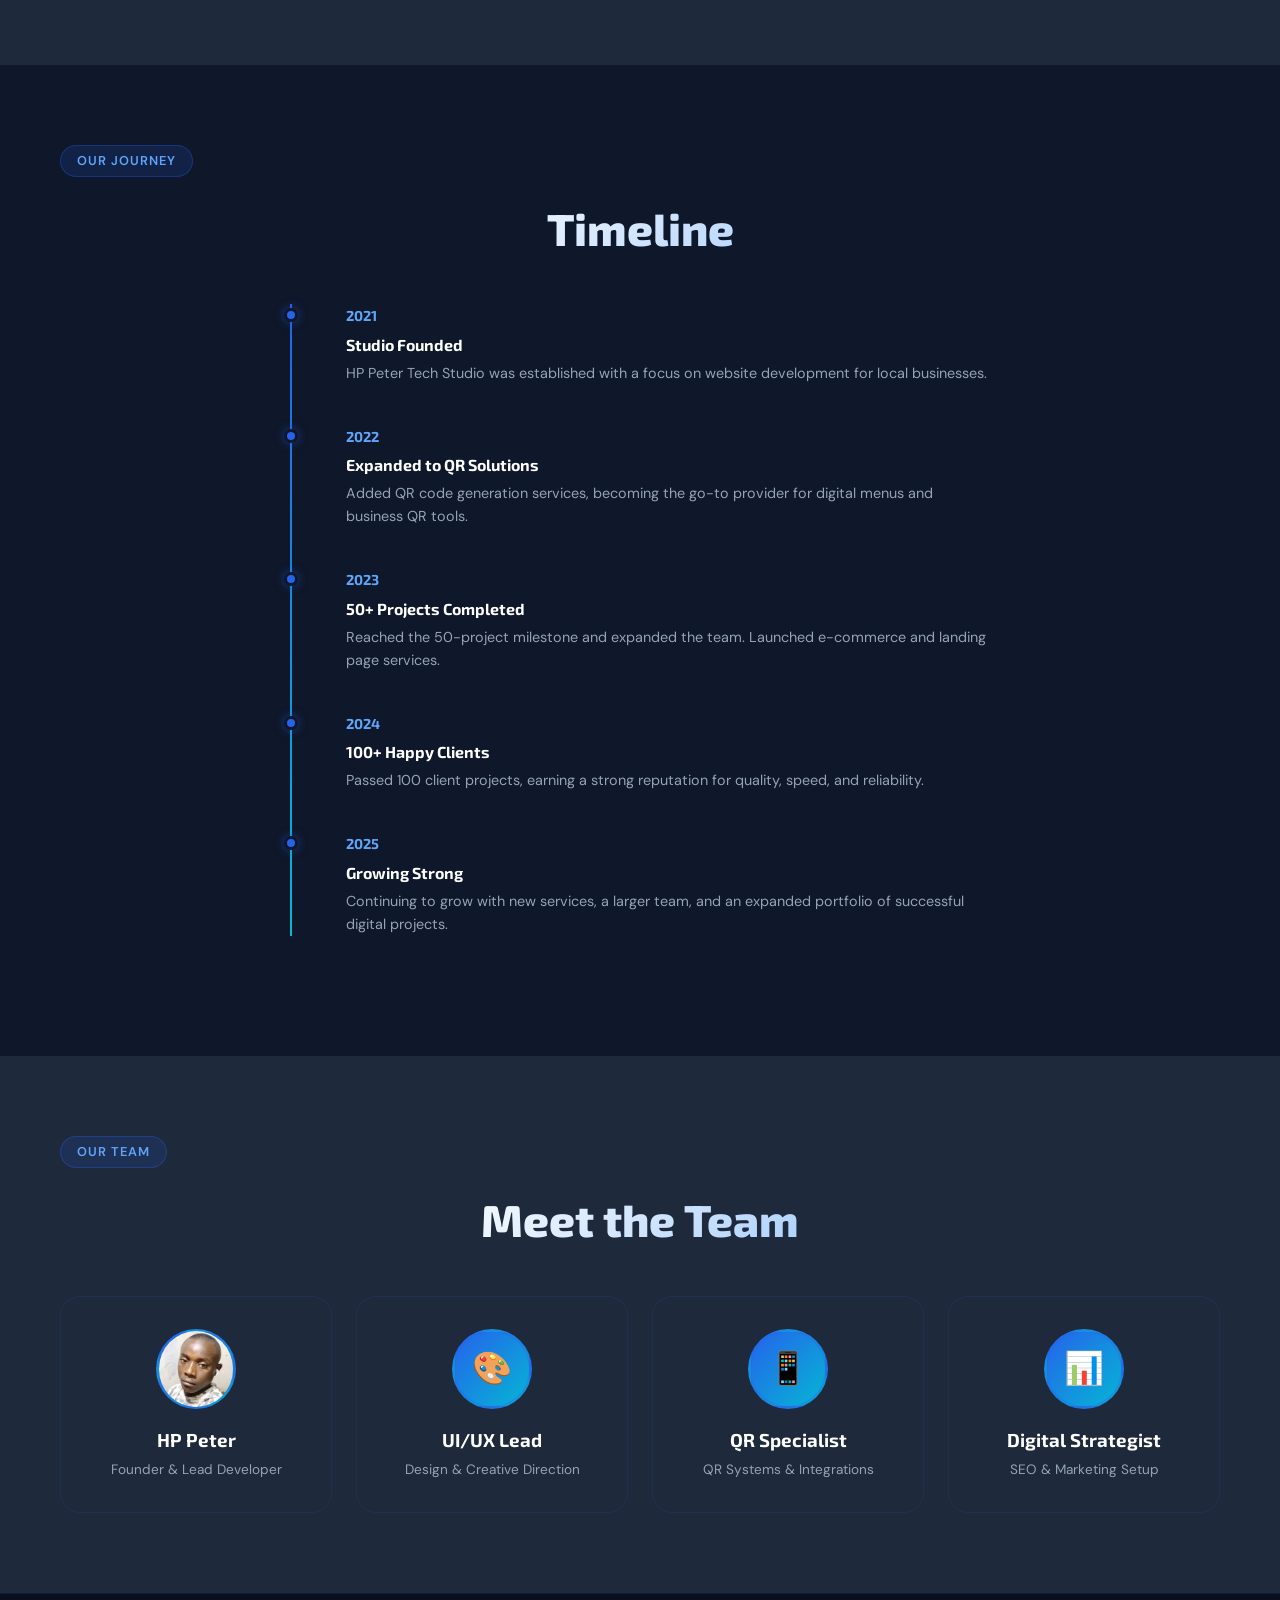
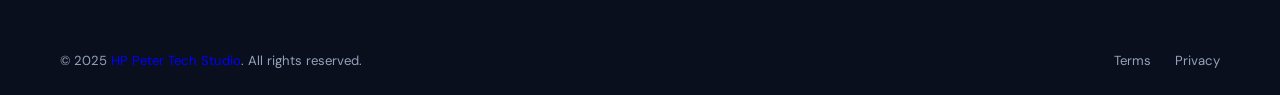
<file: about.html>
<!DOCTYPE html>
<html lang="en">
<head>
  <meta charset="UTF-8" /><meta name="viewport" content="width=device-width, initial-scale=1.0" />
  <title>HP PETER TECH STUDIO | Web Development, QR Code Systems & Digital Solutions</title>
  <meta name="description" content="HP PETER TECH STUDIO builds websites, QR code systems, and digital tools for businesses. We help companies grow online with modern web solutions.">
  <meta name="keywords" content="HP Peter, HP Peter Tech Studio, web development Burundi, QR code restaurant system, website creation Burundi, digital agency Burundi">
  <meta name="author" content="HP PETER TECH STUDIO">
  <title>About | HP Peter Tech Studio</title>
  <link rel="icon" href="images/hpPeterTechStudioLogo.png" />
  <link rel="preconnect" href="https://fonts.googleapis.com" /><link rel="preconnect" href="https://fonts.gstatic.com" crossorigin />
  <link href="https://fonts.googleapis.com/css2?family=Exo+2:wght@400;600;700;800;900&family=DM+Sans:wght@400;500;600&display=swap" rel="stylesheet" />
  <link rel="stylesheet" href="https://cdnjs.cloudflare.com/ajax/libs/font-awesome/6.5.0/css/all.min.css" />
  <link rel="stylesheet" href="style.css" />
  <style>
    .values-grid{display:grid;grid-template-columns:repeat(auto-fit,minmax(220px,1fr));gap:1.5rem;margin-top:2.5rem;}
    .value-card{background:var(--dark-2);border:1px solid rgba(37,99,235,.15);border-radius:var(--radius-lg);padding:2rem;text-align:center;transition:var(--transition);}
    .value-card:hover{transform:translateY(-6px);border-color:rgba(37,99,235,.4);}
    .value-icon{font-size:2.5rem;margin-bottom:1rem;}
    .value-card h3{font-family:var(--font-display);font-weight:700;margin-bottom:.5rem;}
    .value-card p{color:var(--gray-mid);font-size:.9rem;}
    .team-grid{display:grid;grid-template-columns:repeat(auto-fit,minmax(200px,1fr));gap:1.5rem;margin-top:2.5rem;}
    .team-card{background:var(--dark-2);border:1px solid rgba(37,99,235,.12);border-radius:var(--radius-lg);padding:2rem 1.5rem;text-align:center;transition:var(--transition);}
    .team-card:hover{transform:translateY(-5px);border-color:rgba(37,99,235,.3);}
    .team-avatar{width:80px;height:80px;border-radius:50%;background:linear-gradient(135deg,var(--blue),var(--cyan));display:flex;align-items:center;justify-content:center;font-size:2rem;margin:0 auto 1rem;border:3px solid rgba(37,99,235,.3);}
    .team-card h3{font-family:var(--font-display);font-weight:700;margin-bottom:.25rem;}
    .team-card p{color:var(--gray-mid);font-size:.85rem;}
    .timeline{position:relative;max-width:700px;margin:2.5rem auto 0;padding-left:2rem;}
    .timeline::before{content:'';position:absolute;left:0;top:0;bottom:0;width:2px;background:linear-gradient(to bottom,var(--blue),var(--cyan));}
    .tl-item{position:relative;margin-bottom:2.5rem;padding-left:1.5rem;}
    .tl-dot{position:absolute;left:-2.4rem;top:.25rem;width:14px;height:14px;border-radius:50%;background:var(--blue);border:3px solid var(--dark);box-shadow:0 0 10px rgba(37,99,235,.5);}
    .tl-year{font-family:var(--font-display);font-weight:700;color:var(--blue-glow);font-size:.9rem;margin-bottom:.25rem;}
    .tl-title{font-family:var(--font-display);font-weight:700;margin-bottom:.3rem;}
    .tl-desc{color:var(--gray-mid);font-size:.9rem;}
  </style>
</head>
<body>
<header id="site-header"><div class="container header-inner">
  <a href="index.html"><img src="images/hpPeterTechStudioLogo.png" alt="Logo" class="header-logo" /></a>
  <a href="index.html" class="header-brand">HP Peter Tech Studio</a>
</div></header>
<nav id="navbar"><div class="container nav-inner">
  <div class="nav-logo-mini"><img src="images/hpPeterTechStudioLogo.png" alt="Logo" /><span>HP Peter Tech Studio</span></div>
  <div class="nav-links">
    <a href="index.html">Home</a><a href="services.html">Services</a>
    <a href="portfolio.html">Portfolio</a><a href="about.html" class="active">About</a><a href="contact.html">Contact</a>
  </div>
  <a href="contact.html" class="btn btn-primary nav-cta">Get a Quote</a>
  <button class="hamburger"><span></span><span></span><span></span></button>
</div>
<div class="mobile-menu">
  <a href="index.html">Home</a><a href="services.html">Services</a><a href="portfolio.html">Portfolio</a>
  <a href="about.html">About</a><a href="contact.html">Contact</a>
  <a href="contact.html" class="btn btn-primary" style="margin-top:.5rem">Get a Quote</a>
</div></nav>

<div class="page-hero">
  <div class="container">
    <span class="tag">Who We Are</span>
    <h1>About HP Peter Tech Studio</h1>
    <p>A passionate team turning digital ideas into powerful online realities.</p>
  </div>
</div>

<section class="section">
  <div class="container">
    <div class="about-inner" data-aos="fade-up">
      <div class="about-visual" data-aos="fade-right">
        <div class="orbit orbit-2"><div class="orbit-dot"></div></div>
        <div class="orbit orbit-1"><div class="orbit-dot"></div></div>
        <div class="about-logo-wrap"><img src="images/hpPeterTechStudioLogo.png" alt="HP Peter Tech Studio" /></div>
      </div>
      <div class="about-text" data-aos="fade-left" data-aos-delay="100">
        <span class="tag">Our Story</span>
        <h2>From Passion to <span style="color:var(--blue-glow)">Profession</span></h2>
        <p>HP Peter Tech Studio was founded with a single purpose: to make professional digital services accessible to every business, no matter the size. What started as a solo freelance project quickly grew into a full-service digital studio serving clients across multiple industries.</p>
        <p>We believe that every business deserves a strong online presence. From small local shops to growing enterprises, we bring the same level of dedication, creativity, and technical excellence to every project we undertake.</p>
        <p>Our team combines deep technical skills with a keen eye for design and a passion for solving real business problems through technology.</p>
      </div>
    </div>
  </div>
</section>

<section class="section" style="background:var(--dark-2)">
  <div class="container">
    <span class="tag" data-aos="fade-up">What Drives Us</span>
    <h2 class="section-title" data-aos="fade-up" data-aos-delay="100">Our Core Values</h2>
    <div class="values-grid">
      <div class="value-card" data-aos="zoom-in"><div class="value-icon">💡</div><h3>Innovation</h3><p>We stay ahead of digital trends to bring modern, forward-thinking solutions to our clients.</p></div>
      <div class="value-card" data-aos="zoom-in" data-aos-delay="80"><div class="value-icon">🤝</div><h3>Integrity</h3><p>Transparent pricing, honest timelines, and clear communication — no surprises.</p></div>
      <div class="value-card" data-aos="zoom-in" data-aos-delay="160"><div class="value-icon">⚡</div><h3>Excellence</h3><p>We don't ship average work. Every project gets our full attention and best effort.</p></div>
      <div class="value-card" data-aos="zoom-in" data-aos-delay="240"><div class="value-icon">🌍</div><h3>Impact</h3><p>We measure our success by the real-world results we create for clients' businesses.</p></div>
    </div>
  </div>
</section>

<section class="section">
  <div class="container">
    <span class="tag" data-aos="fade-up">Our Journey</span>
    <h2 class="section-title" data-aos="fade-up" data-aos-delay="100">Timeline</h2>
    <div class="timeline" data-aos="fade-up" data-aos-delay="150">
      <div class="tl-item"><div class="tl-dot"></div><div class="tl-year">2021</div><div class="tl-title">Studio Founded</div><div class="tl-desc">HP Peter Tech Studio was established with a focus on website development for local businesses.</div></div>
      <div class="tl-item"><div class="tl-dot"></div><div class="tl-year">2022</div><div class="tl-title">Expanded to QR Solutions</div><div class="tl-desc">Added QR code generation services, becoming the go-to provider for digital menus and business QR tools.</div></div>
      <div class="tl-item"><div class="tl-dot"></div><div class="tl-year">2023</div><div class="tl-title">50+ Projects Completed</div><div class="tl-desc">Reached the 50-project milestone and expanded the team. Launched e-commerce and landing page services.</div></div>
      <div class="tl-item"><div class="tl-dot"></div><div class="tl-year">2024</div><div class="tl-title">100+ Happy Clients</div><div class="tl-desc">Passed 100 client projects, earning a strong reputation for quality, speed, and reliability.</div></div>
      <div class="tl-item"><div class="tl-dot"></div><div class="tl-year">2025</div><div class="tl-title">Growing Strong</div><div class="tl-desc">Continuing to grow with new services, a larger team, and an expanded portfolio of successful digital projects.</div></div>
    </div>
  </div>
</section>

<section class="section" style="background:var(--dark-2)">
  <div class="container">
    <span class="tag" data-aos="fade-up">Our Team</span>
    <h2 class="section-title" data-aos="fade-up" data-aos-delay="100">Meet the Team</h2>
    <div class="team-grid">
      <div class="team-card" data-aos="fade-up"><div class="team-avatar"><img style="border-radius: 50%;" src="images/theLeadDevelopper.jpeg" alt=""><!-- 👨‍💻--></div><h3>HP Peter</h3><p>Founder & Lead Developer</p></div> 
      <div class="team-card" data-aos="fade-up" data-aos-delay="80"><div class="team-avatar">🎨</div><h3>UI/UX Lead</h3><p>Design & Creative Direction</p></div>
      <div class="team-card" data-aos="fade-up" data-aos-delay="160"><div class="team-avatar">📱</div><h3>QR Specialist</h3><p>QR Systems & Integrations</p></div>
      <div class="team-card" data-aos="fade-up" data-aos-delay="240"><div class="team-avatar">📊</div><h3>Digital Strategist</h3><p>SEO & Marketing Setup</p></div>
    </div>
  </div>
</section>

<footer>
  <div class="container">
    <div class="footer-bottom" style="padding-top:0;border-top:none">
      <p>© 2025 <a style="color: blue;" href="https://hppeter.vercel.app">HP Peter Tech Studio</a>. All rights reserved.</p>
      <div class="footer-legal"><a href="terms.html">Terms</a><a href="privacy.html">Privacy</a></div>
    </div>
  </div>
</footer>
<button class="back-to-top">↑</button>
<script src="script.js"></script>
</body>
</html>
</file>
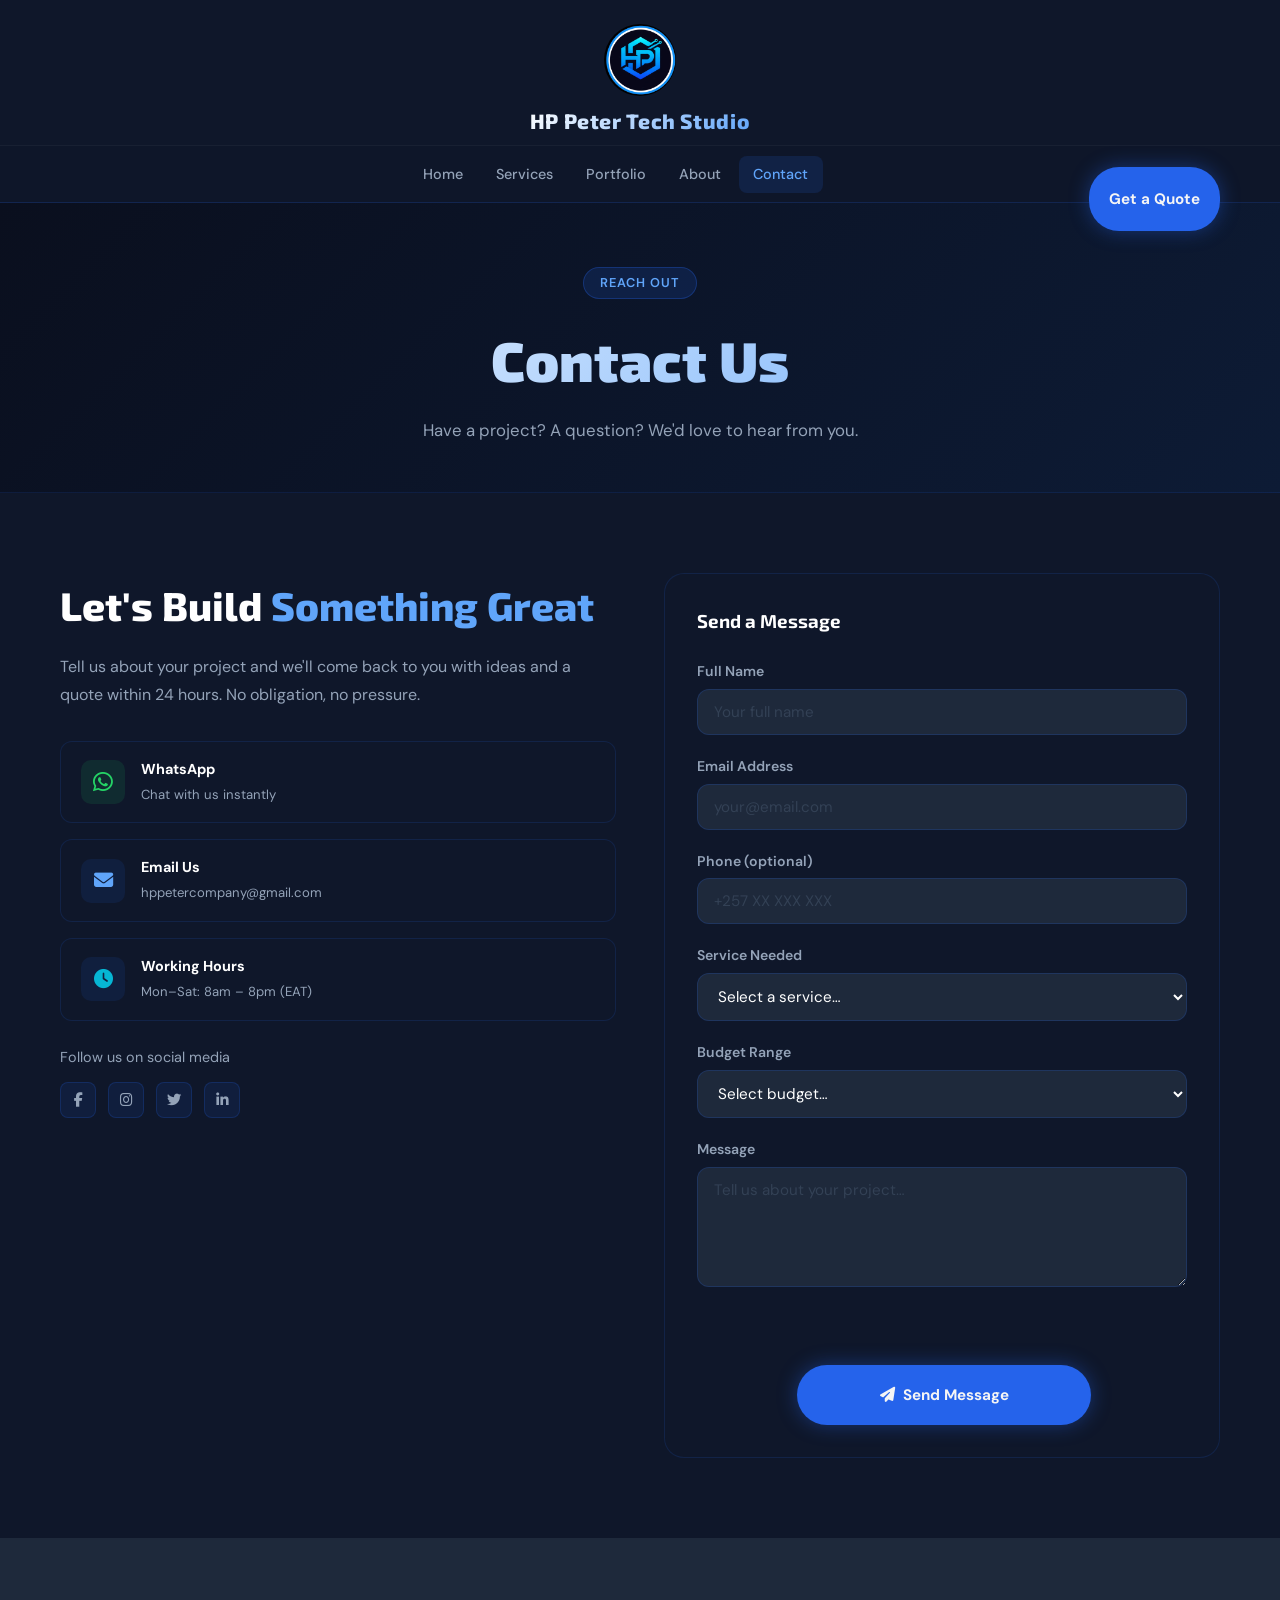
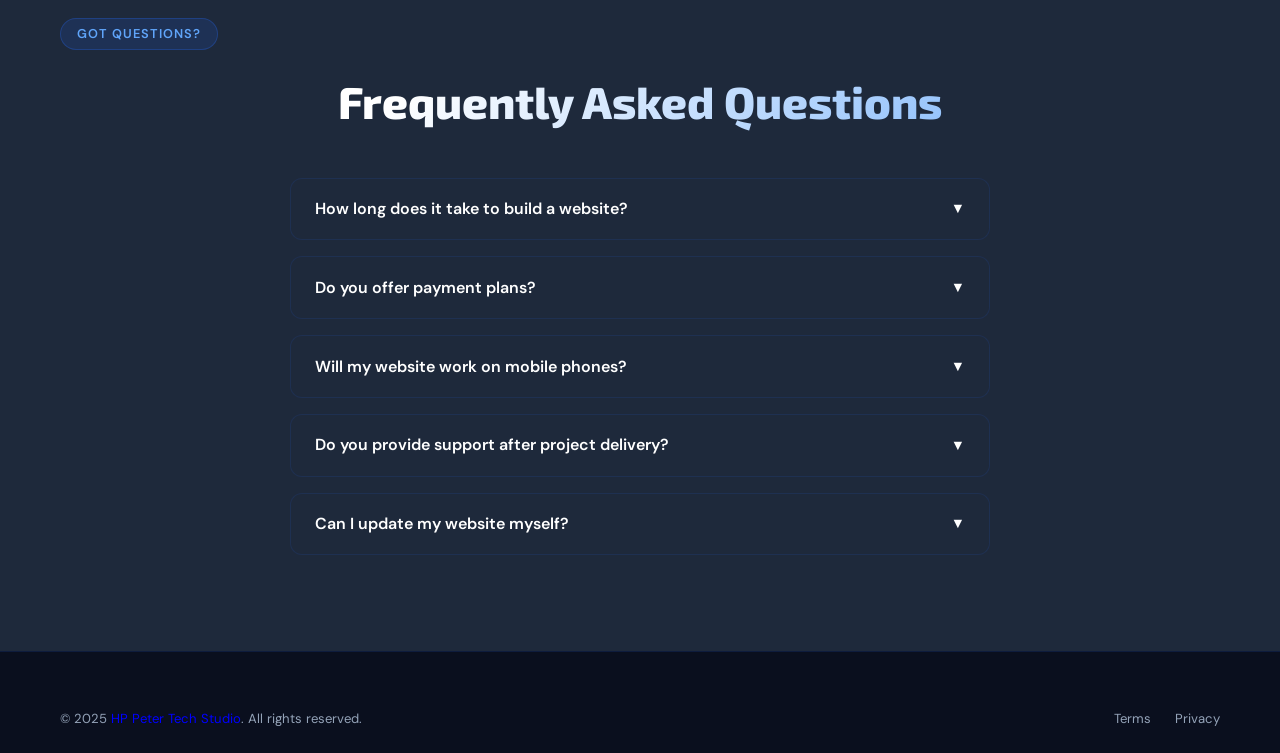
<file: contact.html>
<!DOCTYPE html>
<html lang="en">
<head>
  <meta charset="UTF-8" /><meta name="viewport" content="width=device-width, initial-scale=1.0" />
  <title>HP PETER TECH STUDIO | Web Development, QR Code Systems & Digital Solutions</title>
  <meta name="description" content="HP PETER TECH STUDIO builds websites, QR code systems, and digital tools for businesses. We help companies grow online with modern web solutions.">
  <meta name="keywords" content="HP Peter, HP Peter Tech Studio, web development Burundi, QR code restaurant system, website creation Burundi, digital agency Burundi">
  <meta name="author" content="HP PETER TECH STUDIO">
  <title>Contact | HP Peter Tech Studio</title>
  <link rel="icon" href="images/hpPeterTechStudioLogo.png" />
  <link rel="preconnect" href="https://fonts.googleapis.com" /><link rel="preconnect" href="https://fonts.gstatic.com" crossorigin />
  <link href="https://fonts.googleapis.com/css2?family=Exo+2:wght@400;600;700;800;900&family=DM+Sans:wght@400;500;600&display=swap" rel="stylesheet" />
  <link rel="stylesheet" href="https://cdnjs.cloudflare.com/ajax/libs/font-awesome/6.5.0/css/all.min.css" />
  <link rel="stylesheet" href="style.css" />
  <style>
    .faq-item{background:var(--dark-2);border:1px solid rgba(37,99,235,.12);border-radius:var(--radius);margin-bottom:1rem;overflow:hidden;}
    .faq-q{padding:1.1rem 1.5rem;font-weight:600;cursor:pointer;display:flex;justify-content:space-between;align-items:center;transition:var(--transition);}
    .faq-q:hover{color:var(--blue-glow);}
    .faq-q .icon{transition:transform .3s;font-size:.9rem;}
    .faq-item.open .faq-q .icon{transform:rotate(180deg);}
    .faq-a{max-height:0;overflow:hidden;transition:max-height .35s ease,padding .35s;}
    .faq-item.open .faq-a{max-height:200px;padding:0 1.5rem 1.25rem;}
    .faq-a p{color:var(--gray-mid);font-size:.93rem;line-height:1.7;}
  </style>
</head>
<body>
<header id="site-header"><div class="container header-inner">
  <a href="index.html"><img src="images/hpPeterTechStudioLogo.png" alt="Logo" class="header-logo" /></a>
  <a href="index.html" class="header-brand">HP Peter Tech Studio</a>
</div></header>
<nav id="navbar"><div class="container nav-inner">
  <div class="nav-logo-mini"><img src="images/hpPeterTechStudioLogo.png" alt="Logo" /><span>HP Peter Tech Studio</span></div>
  <div class="nav-links">
    <a href="index.html">Home</a><a href="services.html">Services</a>
    <a href="portfolio.html">Portfolio</a><a href="about.html">About</a><a href="contact.html" class="active">Contact</a>
  </div>
  <a href="contact.html" class="btn btn-primary nav-cta">Get a Quote</a>
  <button class="hamburger"><span></span><span></span><span></span></button>
</div>
<div class="mobile-menu">
  <a href="index.html">Home</a><a href="services.html">Services</a><a href="portfolio.html">Portfolio</a>
  <a href="about.html">About</a><a href="contact.html">Contact</a>
  <a href="contact.html" class="btn btn-primary" style="margin-top:.5rem">Get a Quote</a>
</div></nav>

<div class="page-hero">
  <div class="container">
    <span class="tag">Reach Out</span>
    <h1>Contact Us</h1>
    <p>Have a project? A question? We'd love to hear from you.</p>
  </div>
</div>

<section class="section">
  <div class="container">
    <div class="contact-inner">
      <div class="contact-info" data-aos="fade-right">
        <h2>Let's Build <span style="color:var(--blue-glow)">Something Great</span></h2>
        <p>Tell us about your project and we'll come back to you with ideas and a quote within 24 hours. No obligation, no pressure.</p>
        <div class="contact-channels">
          <a href="https://wa.me/25768857061?text=Hello%20HP%20Peter%20Tech%20Studio" class="contact-channel" target="_blank" rel="noopener">
            <div class="channel-icon wa"><i class="fab fa-whatsapp" style="color:#25d366;font-size:1.4rem"></i></div>
            <div class="channel-text"><strong>WhatsApp</strong><span>Chat with us instantly</span></div>
          </a>
          <a href="mailto:hppetercompany@gmail.com
" class="contact-channel">
            <div class="channel-icon em"><i class="fas fa-envelope" style="color:var(--blue-glow);font-size:1.2rem"></i></div>
            <div class="channel-text"><strong>Email Us</strong><span>hppetercompany@gmail.com
</span></div>
          </a>
          <div class="contact-channel">
            <div class="channel-icon em"><i class="fas fa-clock" style="color:var(--cyan);font-size:1.2rem"></i></div>
            <div class="channel-text"><strong>Working Hours</strong><span>Mon–Sat: 8am – 8pm (EAT)</span></div>
          </div>
        </div>
        <div style="margin-top:1.5rem">
          <p style="font-size:.9rem;color:var(--gray-mid);margin-bottom:.75rem">Follow us on social media</p>
          <div style="display:flex;gap:.75rem">
            <a href="https://www.facebook.com/profile.php?id=61583111527157" class="social-icon"><i class="fab fa-facebook-f"></i></a>
            <a href="#" class="social-icon"><i class="fab fa-instagram"></i></a>
            <a href="#" class="social-icon"><i class="fab fa-twitter"></i></a>
            <a href="https://www.linkedin.com/in/placide-habimana-944597352/" class="social-icon"><i class="fab fa-linkedin-in"></i></a>
          </div>
        </div>
      </div>
      <div class="contact-form-wrap" data-aos="fade-left" data-aos-delay="100">
        <h3 style="font-family:var(--font-display);font-weight:700;margin-bottom:1.5rem">Send a Message</h3>
        <form id="contact-form" action="https://formspree.io/f/xzdwqpbz" method="POST">
          <div class="form-group">
            <label>Full Name</label>
            <input type="text" name="name" placeholder="Your full name" required />
          </div>
          <div class="form-group">
            <label>Email Address</label>
            <input type="email" name="email" placeholder="your@email.com" required />
          </div>
          <div class="form-group">
            <label>Phone (optional)</label>
            <input type="tel" name="phone" placeholder="+257 XX XXX XXX" />
          </div>
          <div class="form-group">
            <label>Service Needed</label>
            <select name="service">
              <option value="">Select a service…</option>
              <option>Website Development</option>
              <option>QR Code Generation</option>
              <option>Landing Page Design</option>
              <option>E-Commerce Store</option>
              <option>UI/UX Design</option>
              <option>Other</option>
            </select>
          </div>
          <div class="form-group">
            <label>Budget Range</label>
            <select name="budget">
              <option value="">Select budget…</option>
              <option>Under $15</option>
              <option>$15 – $30</option>
              <option>$30 – $50</option>
              <option>$50 – $100</option>
              <option>$100 – $200</option>
              <option>$200 – $300</option>
              <option>$300+</option>
            </select>
          </div>
          <div class="form-group">
            <label>Message</label>
            <textarea name="message" placeholder="Tell us about your project…" required></textarea>
          </div>
          <button type="submit" class="btn btn-primary" style="width:60%;justify-content:center">
            <i class="fas fa-paper-plane"></i> Send Message
          </button>
          <div class="form-success">✅ Message sent! We'll get back to you within 24 hours.</div>
        </form>
      </div>
    </div>
  </div>
</section>

<section class="section" style="background:var(--dark-2)">
  <div class="container">
    <span class="tag" data-aos="fade-up">Got Questions?</span>
    <h2 class="section-title" data-aos="fade-up" data-aos-delay="100">Frequently Asked Questions</h2>
    <div style="max-width:700px;margin:2.5rem auto 0" data-aos="fade-up" data-aos-delay="150">
      <div class="faq-item">
        <div class="faq-q">How long does it take to build a website? <span class="icon">▼</span></div>
        <div class="faq-a"><p>A standard website typically takes 5–10 business days. Landing pages can be ready in 2–3 days. Complex e-commerce projects may take 2–4 weeks.</p></div>
      </div>
      <div class="faq-item">
        <div class="faq-q">Do you offer payment plans? <span class="icon">▼</span></div>
        <div class="faq-a"><p>Yes! We offer flexible payment plans. Typically, 50% upfront and 50% on delivery. Contact us to discuss options that work for your budget.</p></div>
      </div>
      <div class="faq-item">
        <div class="faq-q">Will my website work on mobile phones? <span class="icon">▼</span></div>
        <div class="faq-a"><p>Absolutely. All our websites are mobile-first and fully responsive — they look and work great on any device or screen size.</p></div>
      </div>
      <div class="faq-item">
        <div class="faq-q">Do you provide support after project delivery? <span class="icon">▼</span></div>
        <div class="faq-a"><p>Yes, we provide 30 days of free support after delivery. After that, we offer affordable monthly maintenance packages.</p></div>
      </div>
      <div class="faq-item">
        <div class="faq-q">Can I update my website myself? <span class="icon">▼</span></div>
        <div class="faq-a"><p>We can build your site with an easy-to-use content management system (CMS) and train you to update content, images, and text without any coding knowledge.</p></div>
      </div>
    </div>
  </div>
</section>

<footer>
  <div class="container">
    <div class="footer-bottom" style="padding-top:0;border-top:none">
      <p>© 2025 <a style="color: blue;" href="https://hppeter.vercel.app">HP Peter Tech Studio</a>. All rights reserved.</p>
      <div class="footer-legal"><a href="terms.html">Terms</a><a href="privacy.html">Privacy</a></div>
    </div>
  </div>
</footer>
<button class="back-to-top">↑</button>
<script src="script.js"></script>
<script>
  document.querySelectorAll('.faq-q').forEach(q => {
    q.addEventListener('click', () => {
      const item = q.parentElement;
      item.classList.toggle('open');
    });
  });
</script>
</body>
</html>
</file>
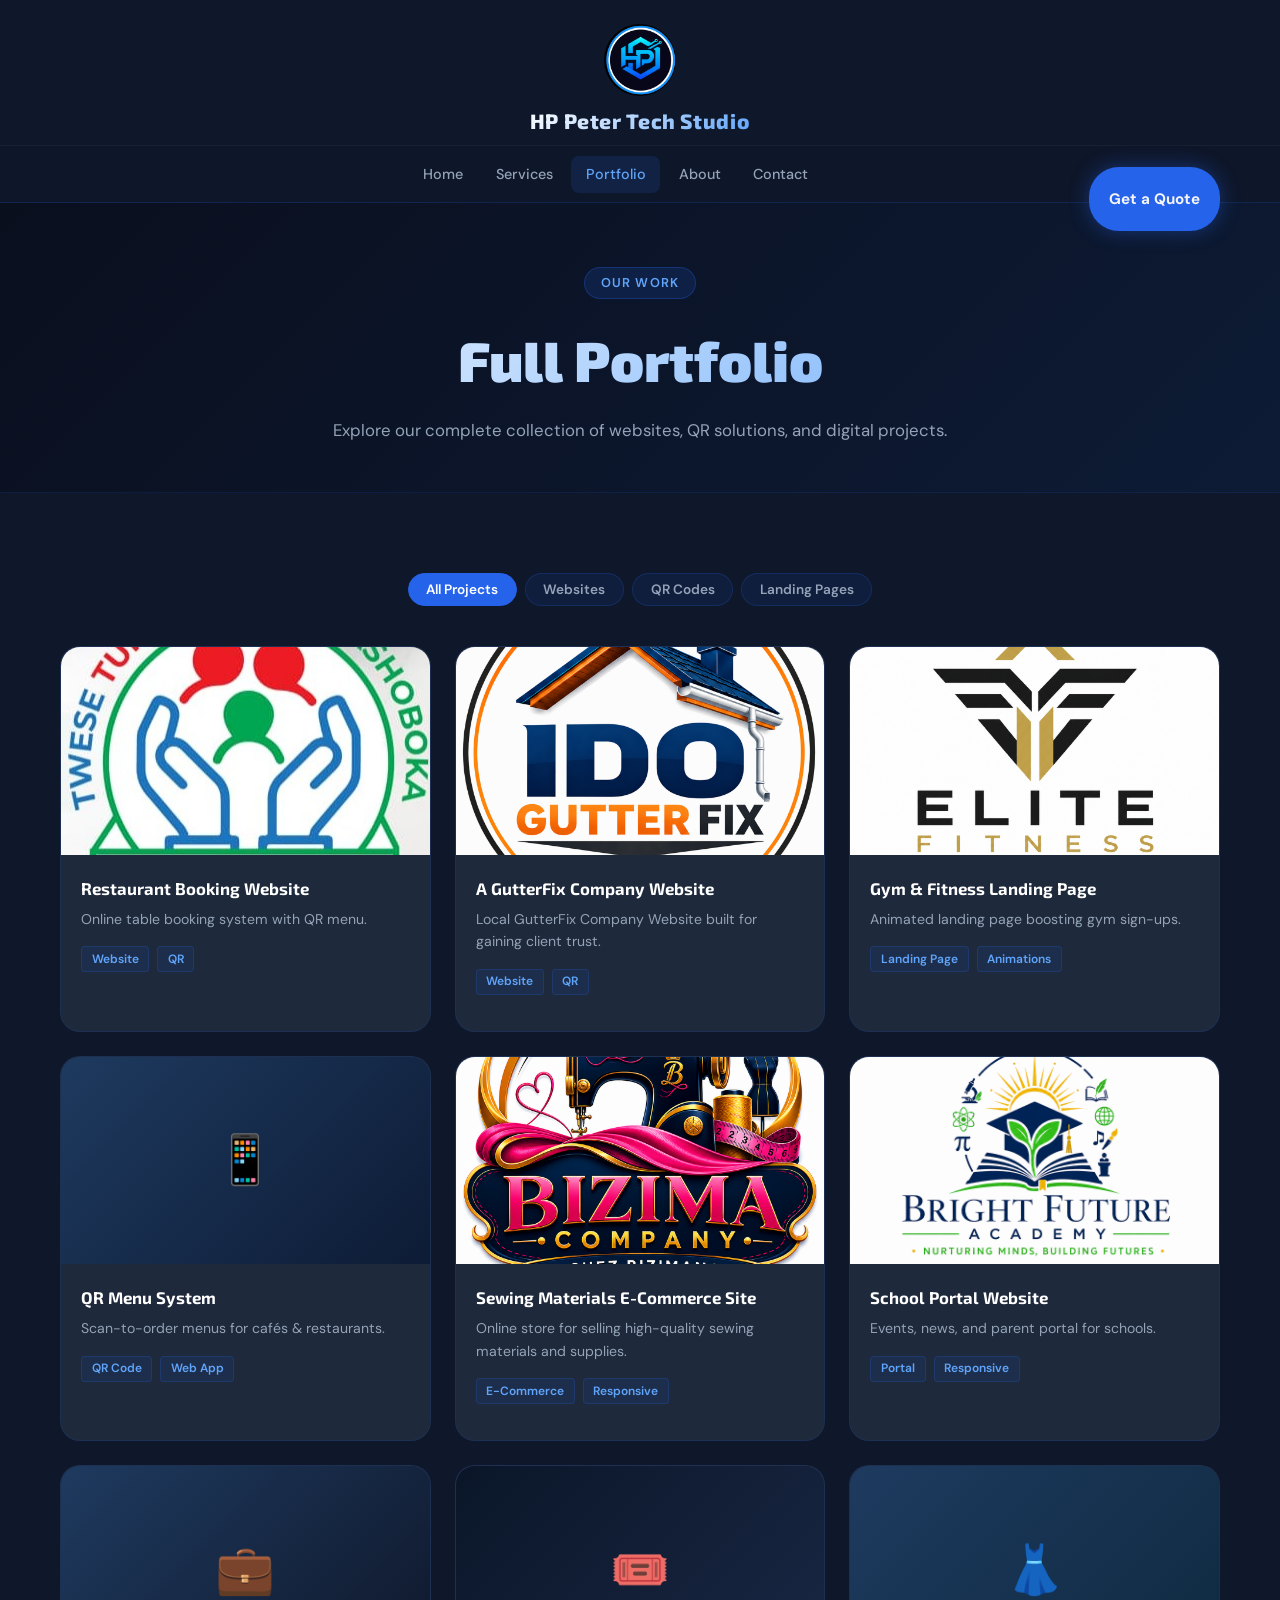
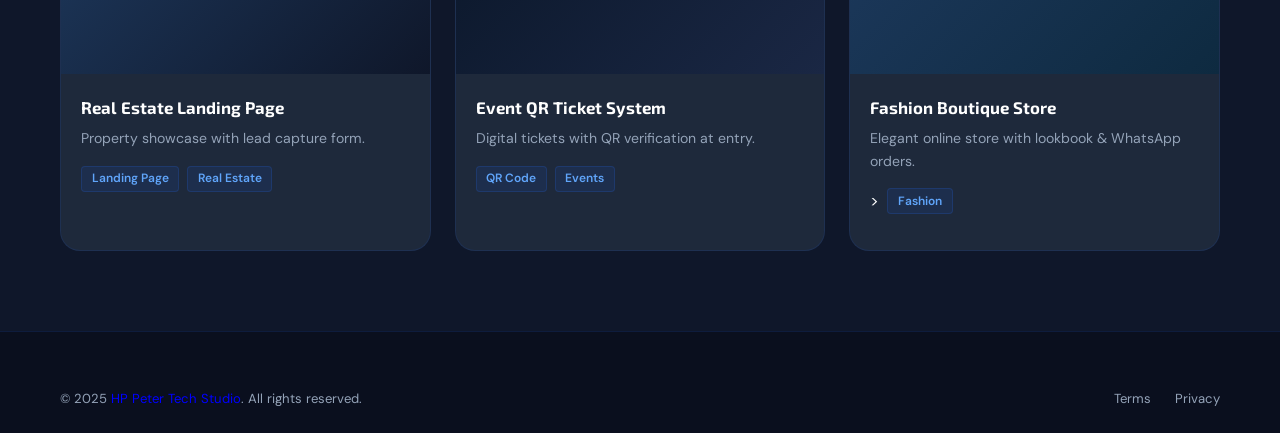
<file: portfolio.html>
<!doctype html>
<html lang="en">
  <head>
    <meta charset="UTF-8" />
    <meta name="viewport" content="width=device-width, initial-scale=1.0" />
    <title>Portfolio | HP Peter Tech Studio</title>
    <title>HP PETER TECH STUDIO | Web Development, QR Code Systems & Digital Solutions</title>
    <meta name="description" content="HP PETER TECH STUDIO builds websites, QR code systems, and digital tools for businesses. We help companies grow online with modern web solutions.">
    <meta name="keywords" content="HP Peter, HP Peter Tech Studio, web development Burundi, QR code restaurant system, website creation Burundi, digital agency Burundi">
    <meta name="author" content="HP PETER TECH STUDIO">
    <link rel="icon" href="images/hpPeterTechStudioLogo.png" />
    <link rel="preconnect" href="https://fonts.googleapis.com" />
    <link rel="preconnect" href="https://fonts.gstatic.com" crossorigin />
    <link
      href="https://fonts.googleapis.com/css2?family=Exo+2:wght@400;600;700;800;900&family=DM+Sans:wght@400;500;600&display=swap"
      rel="stylesheet"
    />
    <link
      rel="stylesheet"
      href="https://cdnjs.cloudflare.com/ajax/libs/font-awesome/6.5.0/css/all.min.css"
    />
    <link rel="stylesheet" href="style.css" />
    <style>
      .filter-bar {
        display: flex;
        gap: 0.5rem;
        flex-wrap: wrap;
        justify-content: center;
        margin-bottom: 2.5rem;
      }
      .filter-btn {
        padding: 0.45rem 1.1rem;
        border-radius: 50px;
        font-size: 0.85rem;
        font-weight: 600;
        background: rgba(37, 99, 235, 0.1);
        border: 1px solid rgba(37, 99, 235, 0.2);
        color: var(--gray-mid);
        cursor: pointer;
        transition: var(--transition);
      }
      .filter-btn.active,
      .filter-btn:hover {
        background: var(--blue);
        color: var(--white);
        border-color: var(--blue);
      }
      .portfolio-card[data-hidden] {
        display: none;
      }
    </style>
  </head>
  <body>
    <header id="site-header">
      <div class="container header-inner">
        <a href="index.html"
          ><img src="images/hpPeterTechStudioLogo.png" alt="Logo" class="header-logo"
        /></a>
        <a href="index.html" class="header-brand">HP Peter Tech Studio</a>
      </div>
    </header>
    <nav id="navbar">
      <div class="container nav-inner">
        <div class="nav-logo-mini">
          <img src="images/hpPeterTechStudioLogo.png" alt="Logo" /><span
            >HP Peter Tech Studio</span
          >
        </div>
        <div class="nav-links">
          <a href="index.html">Home</a><a href="services.html">Services</a>
          <a href="portfolio.html" class="active">Portfolio</a
          ><a href="about.html">About</a><a href="contact.html">Contact</a>
        </div>
        <a href="contact.html" class="btn btn-primary nav-cta">Get a Quote</a>
        <button class="hamburger">
          <span></span><span></span><span></span>
        </button>
      </div>
      <div class="mobile-menu">
        <a href="index.html">Home</a><a href="services.html">Services</a
        ><a href="portfolio.html">Portfolio</a> <a href="about.html">About</a
        ><a href="contact.html">Contact</a>
        <a
          href="contact.html"
          class="btn btn-primary"
          style="margin-top: 0.5rem"
          >Get a Quote</a
        >
      </div>
    </nav>

    <div class="page-hero">
      <div class="container">
        <span class="tag">Our Work</span>
        <h1>Full Portfolio</h1>
        <p>
          Explore our complete collection of websites, QR solutions, and digital
          projects.
        </p>
      </div>
    </div>

    <section class="section">
      <div class="container">
        <div class="filter-bar" data-aos="fade-up">
          <button class="filter-btn active" data-filter="all">
            All Projects
          </button>
          <button class="filter-btn" data-filter="website">Websites</button>
          <button class="filter-btn" data-filter="qr">QR Codes</button>
          <button class="filter-btn" data-filter="landing">
            Landing Pages
          </button>
          <!-- <button class="filter-btn" data-filter="ecommerce">E-Commerce</button> -->
        </div>
        <div class="portfolio-grid" id="portfolio-grid">
          <div
            class="portfolio-card"
            data-category="website"
            data-aos="fade-up"
            data-lightbox="true"
            data-icon="🍕"
            data-title="Restaurant Booking Website"
            data-desc="Fully responsive restaurant website with table bookings, digital menu QR integration, and admin panel for real-time reservation management."
          >
          <a href="https://hppeter830s.github.io/TTB-Bar-Restaurant/" target="_blank">
            <div class="portfolio-img">
              <div
                class="portfolio-img-inner"
                style="background: linear-gradient(135deg, #1e3a5f, #0a1628)"
              >
              <img src="images/ttbBarRestaurantLogo.jpeg" alt="TTB Bar Restaurant Logo">
                <!-- 🍕 -->
              </div>
              <div class="portfolio-overlay">🔍</div>
            </div>
            </a>
            <div class="portfolio-info">
              <h3>Restaurant Booking Website</h3>
              <p>Online table booking system with QR menu.</p>
              <div class="portfolio-tags">
                <span class="ptag">Website</span><span class="ptag">QR</span>
              </div>
            </div>
          </div>

          <div
            class="portfolio-card"
            data-category="website"
            data-aos="fade-up"
            data-lightbox="true"
            data-icon="🍕"
            data-title="Restaurant Booking Website"
            data-desc="IDO GUTTER FIX specializes in professional gutter installation, repair, and maintenance services for homes and buildings. We provide durable, reliable, and affordable solutions that protect your property from water damage while improving its appearance."
          >
          <a href="https://hppeter830s.github.io/idoGutterFix/" target="_blank">
          <div class="portfolio-img">
              <div
                class="portfolio-img-inner"
                style="background: linear-gradient(135deg, #1e3a5f, #0a1628)"
              > <img src="images/idoGutterFixLogo.png" alt="">
                <!-- 🍕 -->
              </div>
              <div class="portfolio-overlay">🔍</div>
            </div>
          </a>
            <div class="portfolio-info">
              <h3>A GutterFix Company Website</h3>
              <p>Local GutterFix Company Website built for gaining client trust.</p>
              <div class="portfolio-tags">
                <span class="ptag">Website</span><span class="ptag">QR</span>
              </div>
            </div>
          </div>

          <div
            class="portfolio-card"
            data-category="landing"
            data-aos="fade-up"
            data-aos-delay="80"
            data-lightbox="true"
            data-icon="🏋️"
            data-title="Gym & Fitness Landing Page"
            data-desc="High-converting landing page for a local gym. Features animated stats counters, membership plan cards, trainer profiles, and WhatsApp contact integration."
          >
          <a href="https://hppeter830s.github.io/elitefitness/" target="_blank">
            <div class="portfolio-img">
              <div
                class="portfolio-img-inner"
                style="background: linear-gradient(135deg, #1a2744, #0f172a)"
              >
              <img src="images/eliteFitnessLogo.png" alt="Elite Fitness Logo">
                <!-- 🏋️ -->
              </div>
              <div class="portfolio-overlay">🔍</div>
            </div></a>
            <div class="portfolio-info">
              <h3>Gym & Fitness Landing Page</h3>
              <p>Animated landing page boosting gym sign-ups.</p>
              <div class="portfolio-tags">
                <span class="ptag">Landing Page</span
                ><span class="ptag">Animations</span>
              </div>
            </div>
          </div>

          <!-- <div class="portfolio-card" data-category="ecommerce" data-aos="fade-up" data-aos-delay="160" 
        data-lightbox="true" data-icon="🛍️" data-title="E-Commerce Store Demo"
        data-desc="Complete demo e-commerce storefront with product filtering, cart, wishlist, and checkout flow — all mobile-first.">
        <div class="portfolio-img"><div class="portfolio-img-inner" style="background:linear-gradient(135deg,#0e2a40,#0a1628);">🛍️</div><div class="portfolio-overlay">🔍</div></div>
        <div class="portfolio-info"><h3>E-Commerce Store Demo</h3><p>Full shopping experience with cart & checkout.</p>
        <div class="portfolio-tags"><span class="ptag">E-Commerce</span><span class="ptag">UX/UI</span></div></div>
      </div>-->

          <div
            class="portfolio-card"
            data-category="qr"
            data-aos="fade-up"
            data-lightbox="true"
            data-icon="📱"
            data-title="QR Menu System"
            data-desc="Dynamic QR menu system for cafes. Customers scan to view the menu. Easy owner panel to update items, prices, and specials with no coding needed."
          >
            <div class="portfolio-img">
              <div
                class="portfolio-img-inner"
                style="background: linear-gradient(135deg, #1e3a5f, #0d1b35)"
              >
                📱
              </div>
              <div class="portfolio-overlay">🔍</div>
            </div>
            <div class="portfolio-info">
              <h3>QR Menu System</h3>
              <p>Scan-to-order menus for cafés & restaurants.</p>
              <div class="portfolio-tags">
                <span class="ptag">QR Code</span
                ><span class="ptag">Web App</span>
              </div>
            </div>
          </div>
          <div
            class="portfolio-card"
            data-category="website"
            data-aos="fade-up"
            data-aos-delay="80"
            data-lightbox="true"
            data-icon="🏢"
            data-title="Sewing Materials E-Commerce Site"
            data-desc="Online store for selling high-quality sewing materials and supplies."
          >
          <a href="https://hppeter830s.github.io/Bizima-Company/" target="_blank">
            <div class="portfolio-img">
              <div
                class="portfolio-img-inner"
                style="background: linear-gradient(135deg, #1a2744, #0a0f1e)"
              >
                <img src="images/bizimaCompanyLogo1.png" alt="Bizima Company Logo">
                <!-- 🏢 -->
              </div>
              <div class="portfolio-overlay">🔍</div>
            </div>
            </a>
            <div class="portfolio-info">
              <h3>Sewing Materials E-Commerce Site</h3>
              <p>Online store for selling high-quality sewing materials and supplies.</p>
              <div class="portfolio-tags">
                <span class="ptag">E-Commerce</span>
                <span class="ptag">Responsive</span>
              </div>
            </div>
          </div>

          <div
            class="portfolio-card"
            data-category="website"
            data-aos="fade-up"
            data-aos-delay="160"
            data-lightbox="true"
            data-icon="🎓"
            data-title="School Portal Website"
            data-desc="School website with news, event calendar, staff directory, admissions form, and parent portal with announcements and document download."
          >
          <a href="https://hppeter830s.github.io/Bright-Future-Academy/" target="_blank">
            <div class="portfolio-img">
              <div
                class="portfolio-img-inner"
                style="background: linear-gradient(135deg, #0f172a, #1e3a5f)"
              >
              <img src="images/brightFutureAcademyLogo.png" alt="Bright Future Academy Logo">
                <!-- 🎓 -->
              </div>
              <div class="portfolio-overlay">🔍</div>
            </div>
            </a>
            <div class="portfolio-info">
              <h3>School Portal Website</h3>
              <p>Events, news, and parent portal for schools.</p>
              <div class="portfolio-tags">
                <span class="ptag">Portal</span
                ><span class="ptag">Responsive</span>
              </div>
            </div>
          </div>

          <div
            class="portfolio-card"
            data-category="landing"
            data-aos="fade-up"
            data-lightbox="true"
            data-icon="💼"
            data-title="Real Estate Landing Page"
            data-desc="Elegant landing page for a real estate agency showcasing properties, agent bios, and a lead capture form — increased inquiries significantly within weeks."
          >
            <div class="portfolio-img">
              <div
                class="portfolio-img-inner"
                style="background: linear-gradient(135deg, #1e3a5f, #0f172a)"
              >
                💼
              </div>
              <div class="portfolio-overlay">🔍</div>
            </div>
            <div class="portfolio-info">
              <h3>Real Estate Landing Page</h3>
              <p>Property showcase with lead capture form.</p>
              <div class="portfolio-tags">
                <span class="ptag">Landing Page</span
                ><span class="ptag">Real Estate</span>
              </div>
            </div>
          </div>

          <div
            class="portfolio-card"
            data-category="qr"
            data-aos="fade-up"
            data-aos-delay="80"
            data-lightbox="true"
            data-icon="🎟️"
            data-title="Event QR Ticket System"
            data-desc="QR-based ticketing system for a local event. Tickets generated with unique QR codes, scanned at entrance for verification. Reduced paper ticketing costs by 80%."
          >
            <div class="portfolio-img">
              <div
                class="portfolio-img-inner"
                style="background: linear-gradient(135deg, #0a1628, #1a2744)"
              >
                🎟️
              </div>
              <div class="portfolio-overlay">🔍</div>
            </div>
            <div class="portfolio-info">
              <h3>Event QR Ticket System</h3>
              <p>Digital tickets with QR verification at entry.</p>
              <div class="portfolio-tags">
                <span class="ptag">QR Code</span
                ><span class="ptag">Events</span>
              </div>
            </div>
          </div>

          <div
            class="portfolio-card"
            data-category="ecommerce"
            data-aos="fade-up"
            data-aos-delay="160"
            data-lightbox="true"
            data-icon="👗"
            data-title="Fashion Boutique Store"
            data-desc="Online fashion store with lookbook gallery, size guide, WhatsApp order integration, and Instagram feed. Elegant design reflecting the brand's aesthetic perfectly."
          >
            <div class="portfolio-img">
              <div
                class="portfolio-img-inner"
                style="background: linear-gradient(135deg, #1e3a5f, #0e2a40)"
              >
                👗
              </div>
              <div class="portfolio-overlay">🔍</div>
            </div>
            <div class="portfolio-info">
              <h3>Fashion Boutique Store</h3>
              <p>Elegant online store with lookbook & WhatsApp orders.</p>
              <div class="portfolio-tags">
                <!-- <span class="ptag">E-Commerce</span -->
                ><span class="ptag">Fashion</span>
              </div>
            </div>
          </div>
        </div>
      </div>
    </section>

    <div class="lightbox-overlay">
      <div class="lightbox-box">
        <div class="lightbox-close">✕</div>
        <div class="lightbox-icon"></div>
        <h3 class="lightbox-title"></h3>
        <p class="lightbox-desc"></p>
        <a href="contact.html" class="btn btn-primary">Get Similar Project →</a>
      </div>
    </div>

    <footer>
      <div class="container">
        <div class="footer-bottom" style="padding-top: 0; border-top: none">
          <p>
            © 2025
            <a
              style="color: blue"
              href="https://hppeter.vercel.app"
            >
              HP Peter Tech Studio</a
            >. All rights reserved.
          </p>
          <div class="footer-legal">
            <a href="terms.html">Terms</a><a href="privacy.html">Privacy</a>
          </div>
        </div>
      </div>
    </footer>
    <button class="back-to-top">↑</button>
    <script src="script.js"></script>
    <script>
      // Portfolio filter
      document.querySelectorAll(".filter-btn").forEach((btn) => {
        btn.addEventListener("click", () => {
          document
            .querySelectorAll(".filter-btn")
            .forEach((b) => b.classList.remove("active"));
          btn.classList.add("active");
          const filter = btn.dataset.filter;
          document.querySelectorAll(".portfolio-card").forEach((card) => {
            if (filter === "all" || card.dataset.category === filter) {
              card.style.display = "";
            } else {
              card.style.display = "none";
            }
          });
        });
      });
    </script>
  </body>
</html>
</file>
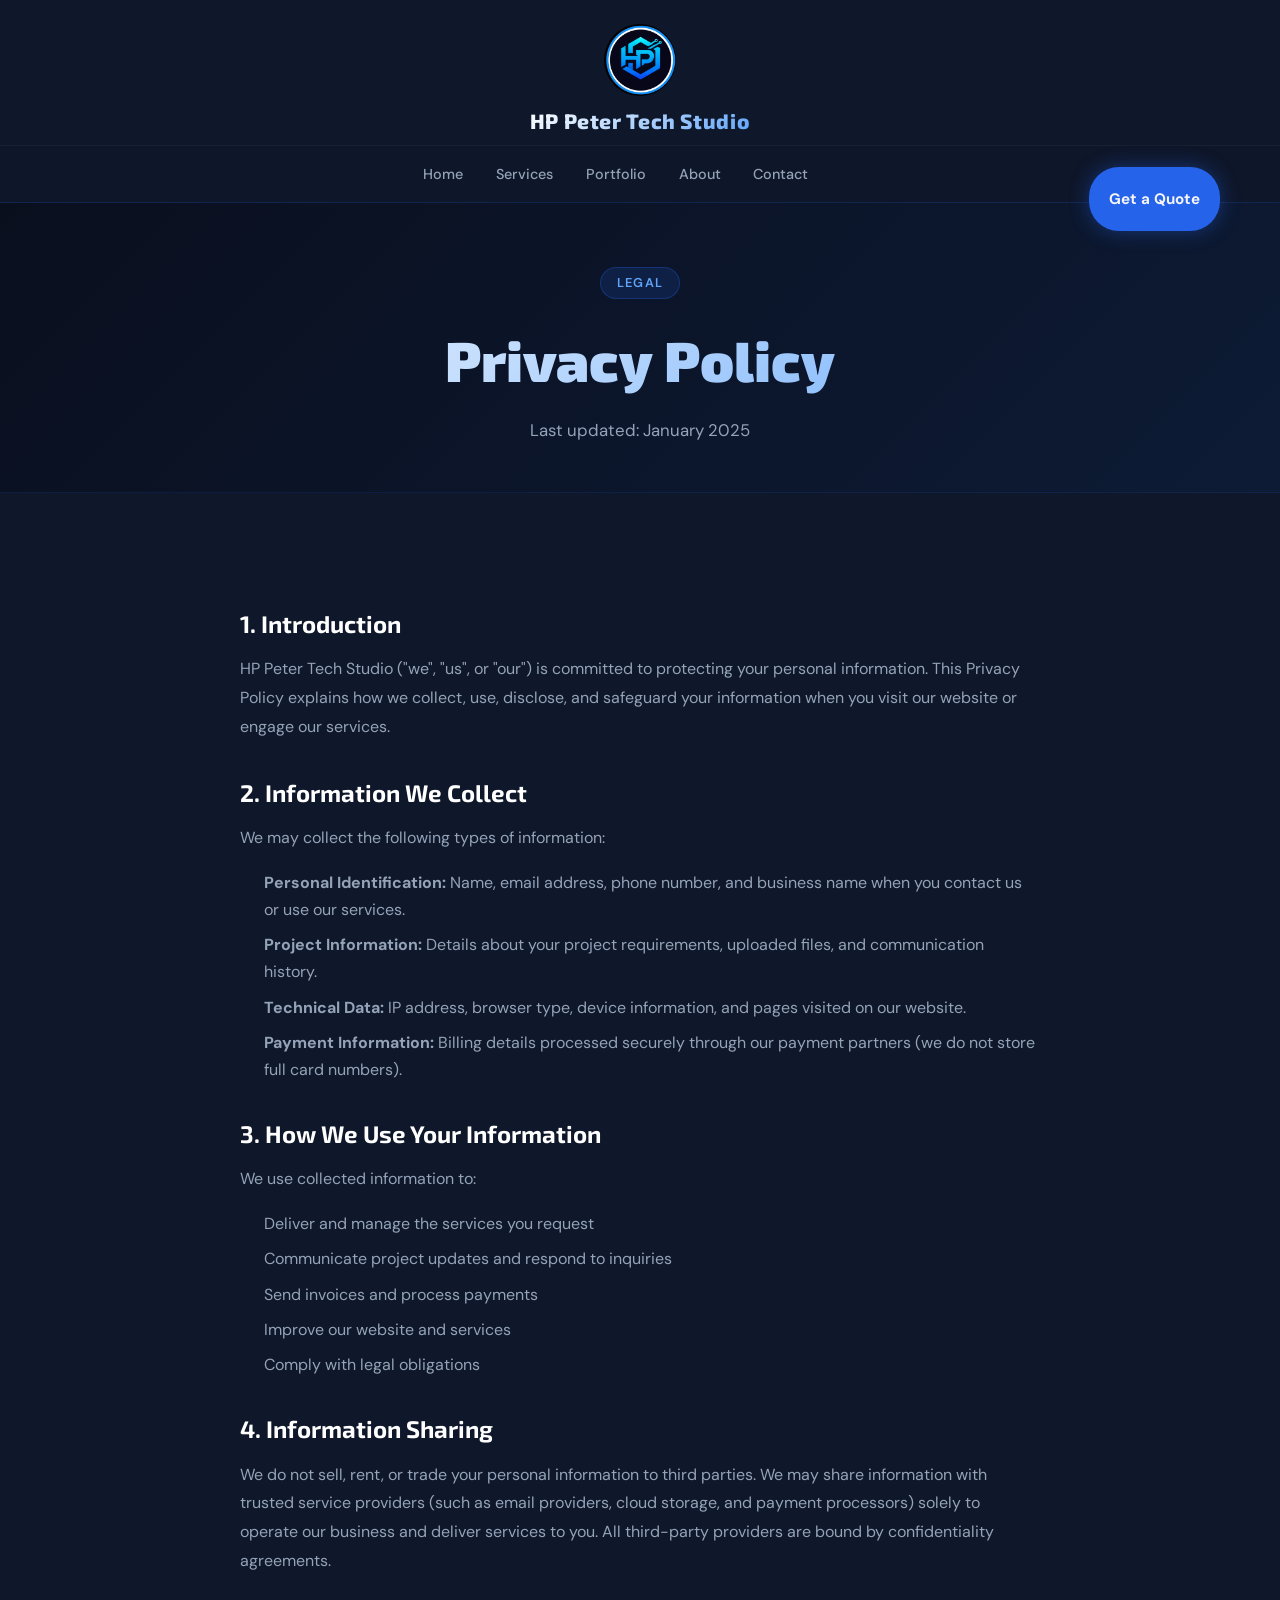
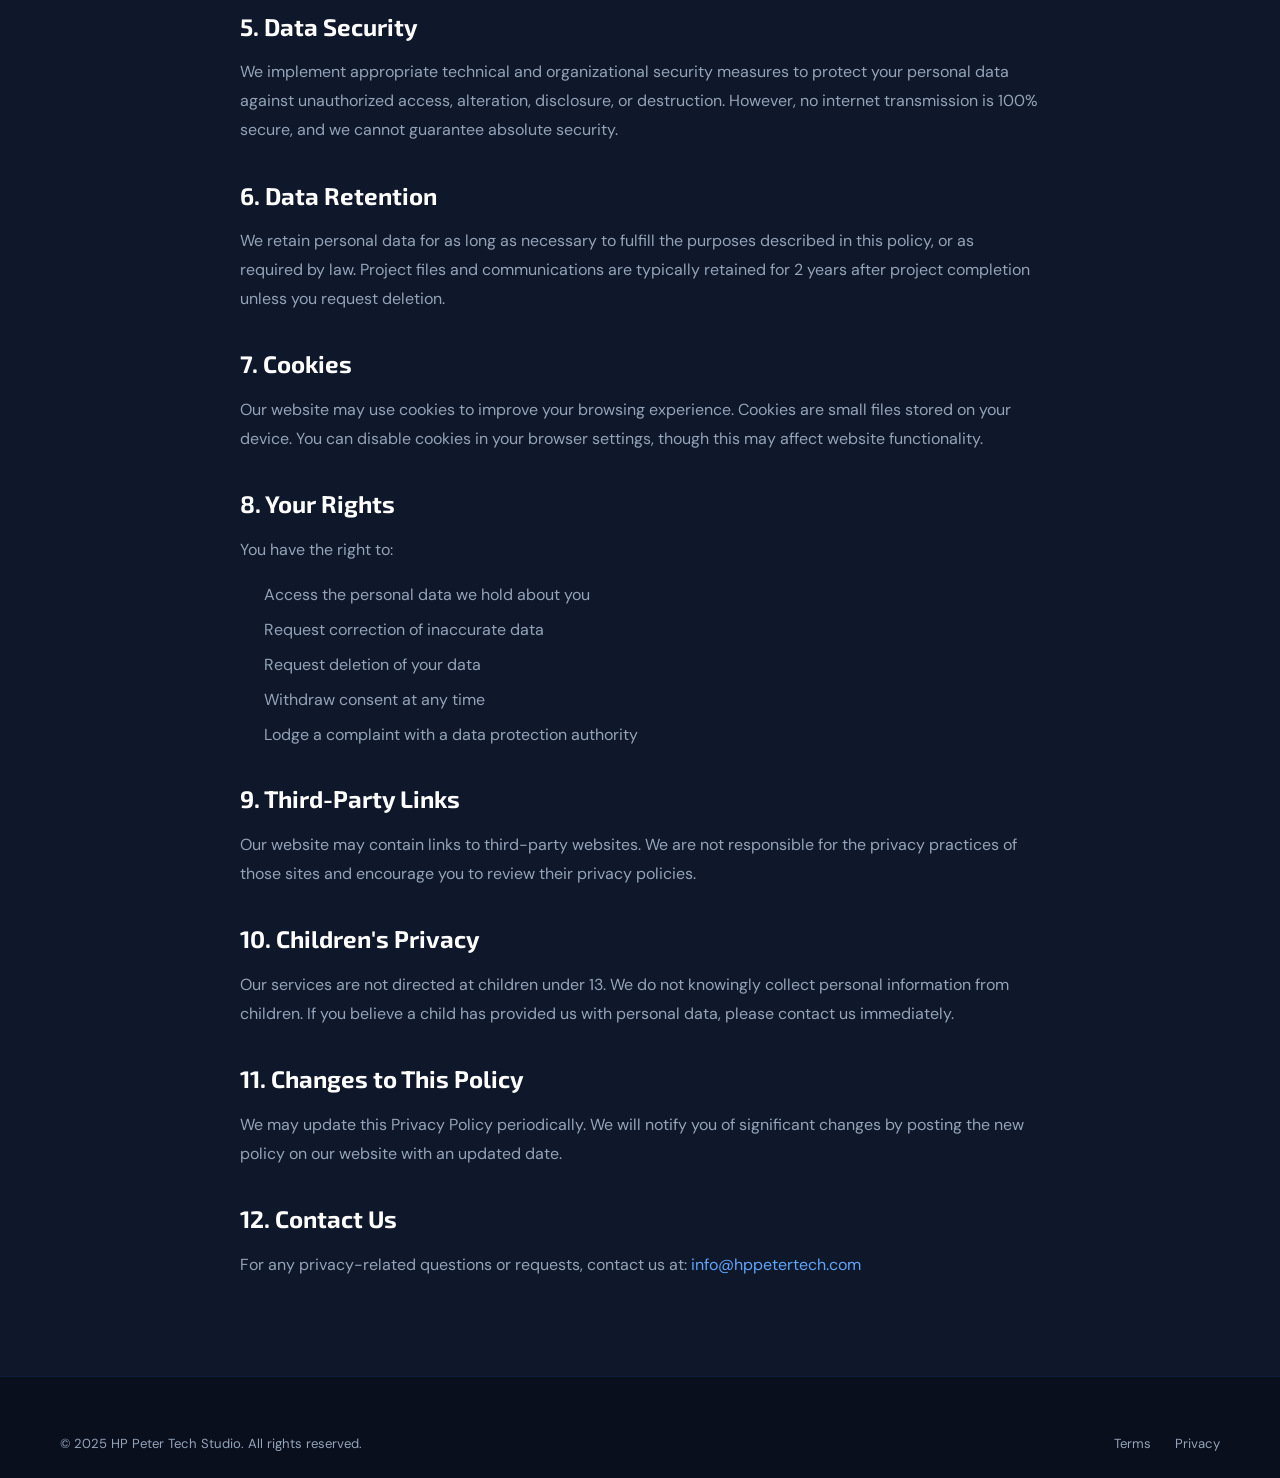
<file: privacy.html>
<!DOCTYPE html>
<html lang="en">
<head>
  <meta charset="UTF-8" /><meta name="viewport" content="width=device-width, initial-scale=1.0" />
  <title>HP PETER TECH STUDIO | Web Development, QR Code Systems & Digital Solutions</title>
  <meta name="description" content="HP PETER TECH STUDIO builds websites, QR code systems, and digital tools for businesses. We help companies grow online with modern web solutions.">
  <meta name="keywords" content="HP Peter, HP Peter Tech Studio, web development Burundi, QR code restaurant system, website creation Burundi, digital agency Burundi">
  <meta name="author" content="HP PETER TECH STUDIO">
  <title>Privacy Policy | HP Peter Tech Studio</title>
  <link rel="icon" href="images/hpPeterTechStudioLogo.png" />
  <link rel="preconnect" href="https://fonts.googleapis.com" /><link rel="preconnect" href="https://fonts.gstatic.com" crossorigin />
  <link href="https://fonts.googleapis.com/css2?family=Exo+2:wght@400;600;700;800;900&family=DM+Sans:wght@400;500;600&display=swap" rel="stylesheet" />
  <link rel="stylesheet" href="https://cdnjs.cloudflare.com/ajax/libs/font-awesome/6.5.0/css/all.min.css" />
  <link rel="stylesheet" href="style.css" />
</head>
<body>
<header id="site-header"><div class="container header-inner">
  <a href="index.html"><img src="images/hpPeterTechStudioLogo.png" alt="Logo" class="header-logo" /></a>
  <a href="index.html" class="header-brand">HP Peter Tech Studio</a>
</div></header>
<nav id="navbar"><div class="container nav-inner">
  <div class="nav-logo-mini"><img src="images/hpPeterTechStudioLogo.png" alt="Logo" /><span>HP Peter Tech Studio</span></div>
  <div class="nav-links">
    <a href="index.html">Home</a><a href="services.html">Services</a>
    <a href="portfolio.html">Portfolio</a><a href="about.html">About</a><a href="contact.html">Contact</a>
  </div>
  <a href="contact.html" class="btn btn-primary nav-cta">Get a Quote</a>
  <button class="hamburger"><span></span><span></span><span></span></button>
</div>
<div class="mobile-menu">
  <a href="index.html">Home</a><a href="services.html">Services</a><a href="portfolio.html">Portfolio</a>
  <a href="about.html">About</a><a href="contact.html">Contact</a>
</div></nav>

<div class="page-hero">
  <div class="container">
    <span class="tag">Legal</span>
    <h1>Privacy Policy</h1>
    <p>Last updated: January 2025</p>
  </div>
</div>

<section class="section">
  <div class="container">
    <div class="prose" data-aos="fade-up">
      <h2>1. Introduction</h2>
      <p>HP Peter Tech Studio ("we", "us", or "our") is committed to protecting your personal information. This Privacy Policy explains how we collect, use, disclose, and safeguard your information when you visit our website or engage our services.</p>

      <h2>2. Information We Collect</h2>
      <p>We may collect the following types of information:</p>
      <ul>
        <li><strong>Personal Identification:</strong> Name, email address, phone number, and business name when you contact us or use our services.</li>
        <li><strong>Project Information:</strong> Details about your project requirements, uploaded files, and communication history.</li>
        <li><strong>Technical Data:</strong> IP address, browser type, device information, and pages visited on our website.</li>
        <li><strong>Payment Information:</strong> Billing details processed securely through our payment partners (we do not store full card numbers).</li>
      </ul>

      <h2>3. How We Use Your Information</h2>
      <p>We use collected information to:</p>
      <ul>
        <li>Deliver and manage the services you request</li>
        <li>Communicate project updates and respond to inquiries</li>
        <li>Send invoices and process payments</li>
        <li>Improve our website and services</li>
        <li>Comply with legal obligations</li>
      </ul>

      <h2>4. Information Sharing</h2>
      <p>We do not sell, rent, or trade your personal information to third parties. We may share information with trusted service providers (such as email providers, cloud storage, and payment processors) solely to operate our business and deliver services to you. All third-party providers are bound by confidentiality agreements.</p>

      <h2>5. Data Security</h2>
      <p>We implement appropriate technical and organizational security measures to protect your personal data against unauthorized access, alteration, disclosure, or destruction. However, no internet transmission is 100% secure, and we cannot guarantee absolute security.</p>

      <h2>6. Data Retention</h2>
      <p>We retain personal data for as long as necessary to fulfill the purposes described in this policy, or as required by law. Project files and communications are typically retained for 2 years after project completion unless you request deletion.</p>

      <h2>7. Cookies</h2>
      <p>Our website may use cookies to improve your browsing experience. Cookies are small files stored on your device. You can disable cookies in your browser settings, though this may affect website functionality.</p>

      <h2>8. Your Rights</h2>
      <p>You have the right to:</p>
      <ul>
        <li>Access the personal data we hold about you</li>
        <li>Request correction of inaccurate data</li>
        <li>Request deletion of your data</li>
        <li>Withdraw consent at any time</li>
        <li>Lodge a complaint with a data protection authority</li>
      </ul>

      <h2>9. Third-Party Links</h2>
      <p>Our website may contain links to third-party websites. We are not responsible for the privacy practices of those sites and encourage you to review their privacy policies.</p>

      <h2>10. Children's Privacy</h2>
      <p>Our services are not directed at children under 13. We do not knowingly collect personal information from children. If you believe a child has provided us with personal data, please contact us immediately.</p>

      <h2>11. Changes to This Policy</h2>
      <p>We may update this Privacy Policy periodically. We will notify you of significant changes by posting the new policy on our website with an updated date.</p>

      <h2>12. Contact Us</h2>
      <p>For any privacy-related questions or requests, contact us at: <a href="mailto:info@hppetertech.com" style="color:var(--blue-glow)">info@hppetertech.com</a></p>
    </div>
  </div>
</section>

<footer>
  <div class="container">
    <div class="footer-bottom" style="padding-top:0;border-top:none">
      <p>© 2025 HP Peter Tech Studio. All rights reserved.</p>
      <div class="footer-legal"><a href="terms.html">Terms</a><a href="privacy.html">Privacy</a></div>
    </div>
  </div>
</footer>
<button class="back-to-top">↑</button>
<script src="script.js"></script>
</body>
</html>
</file>
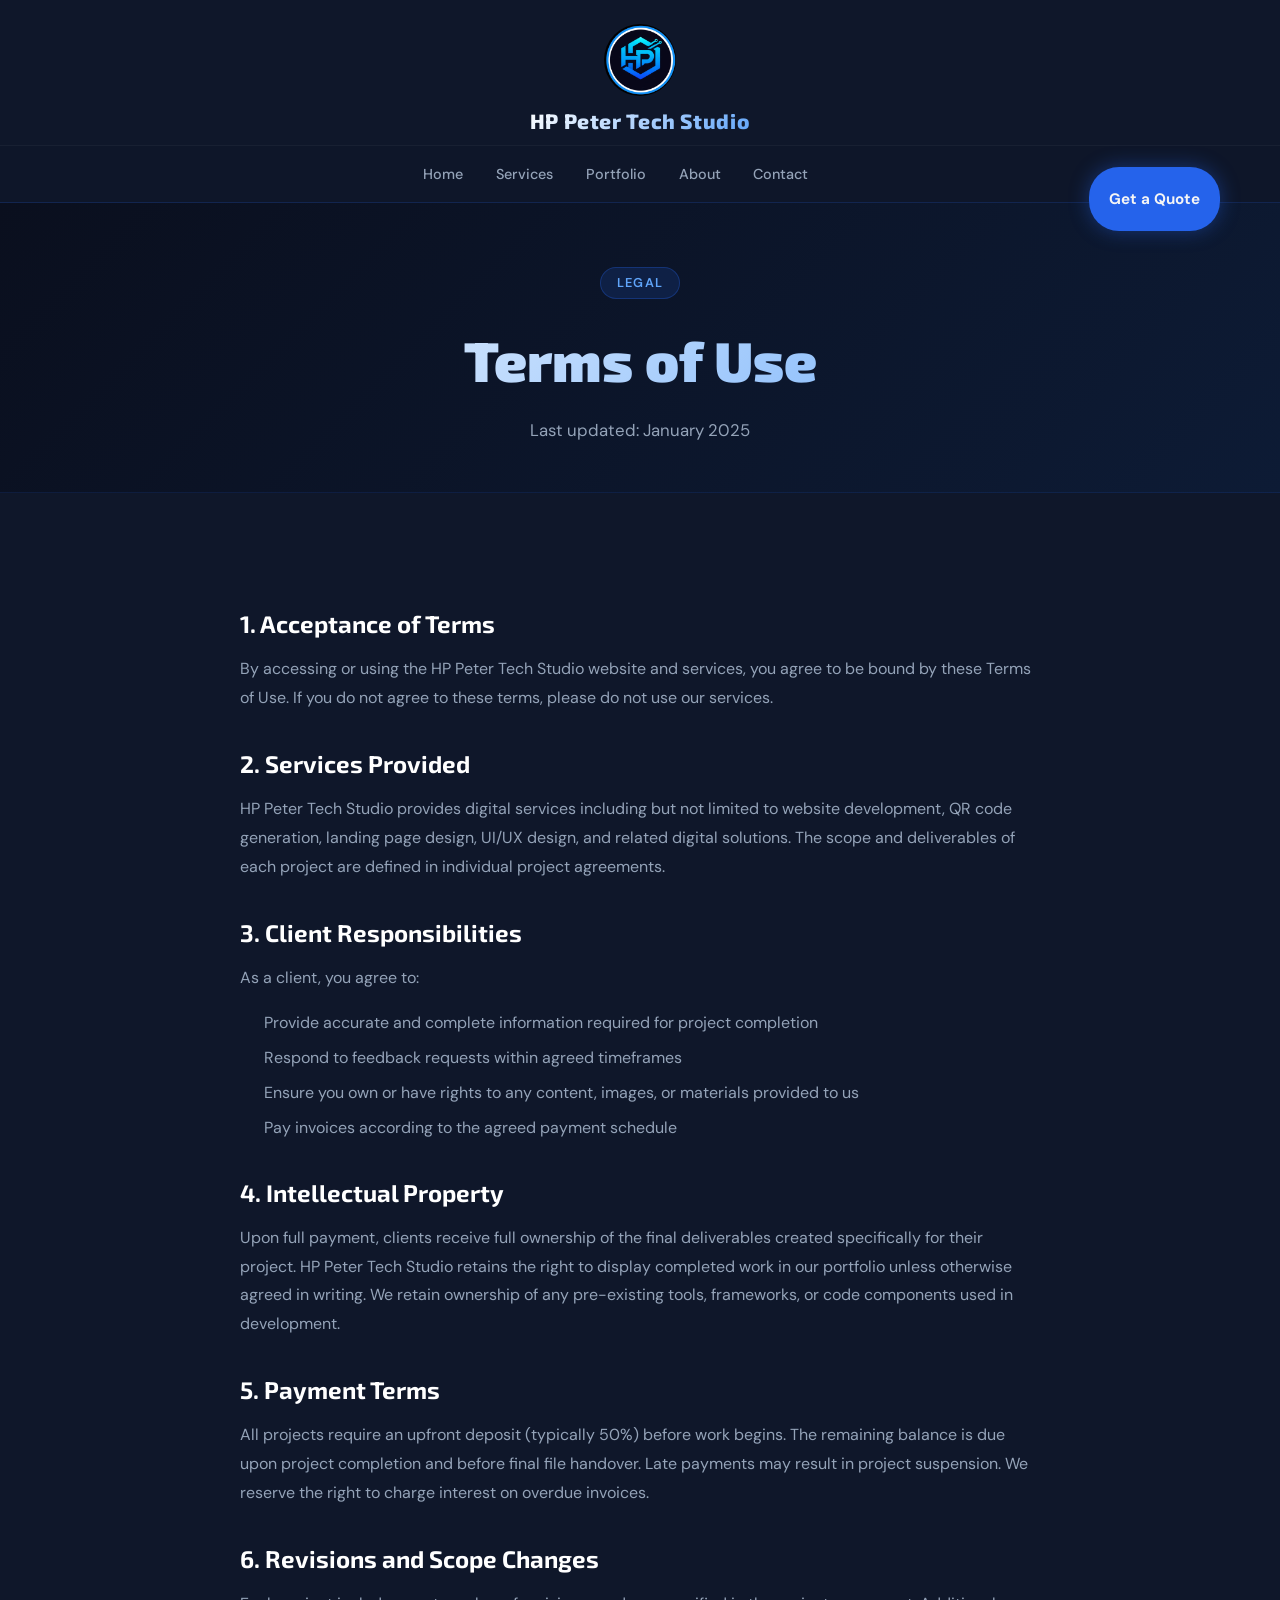
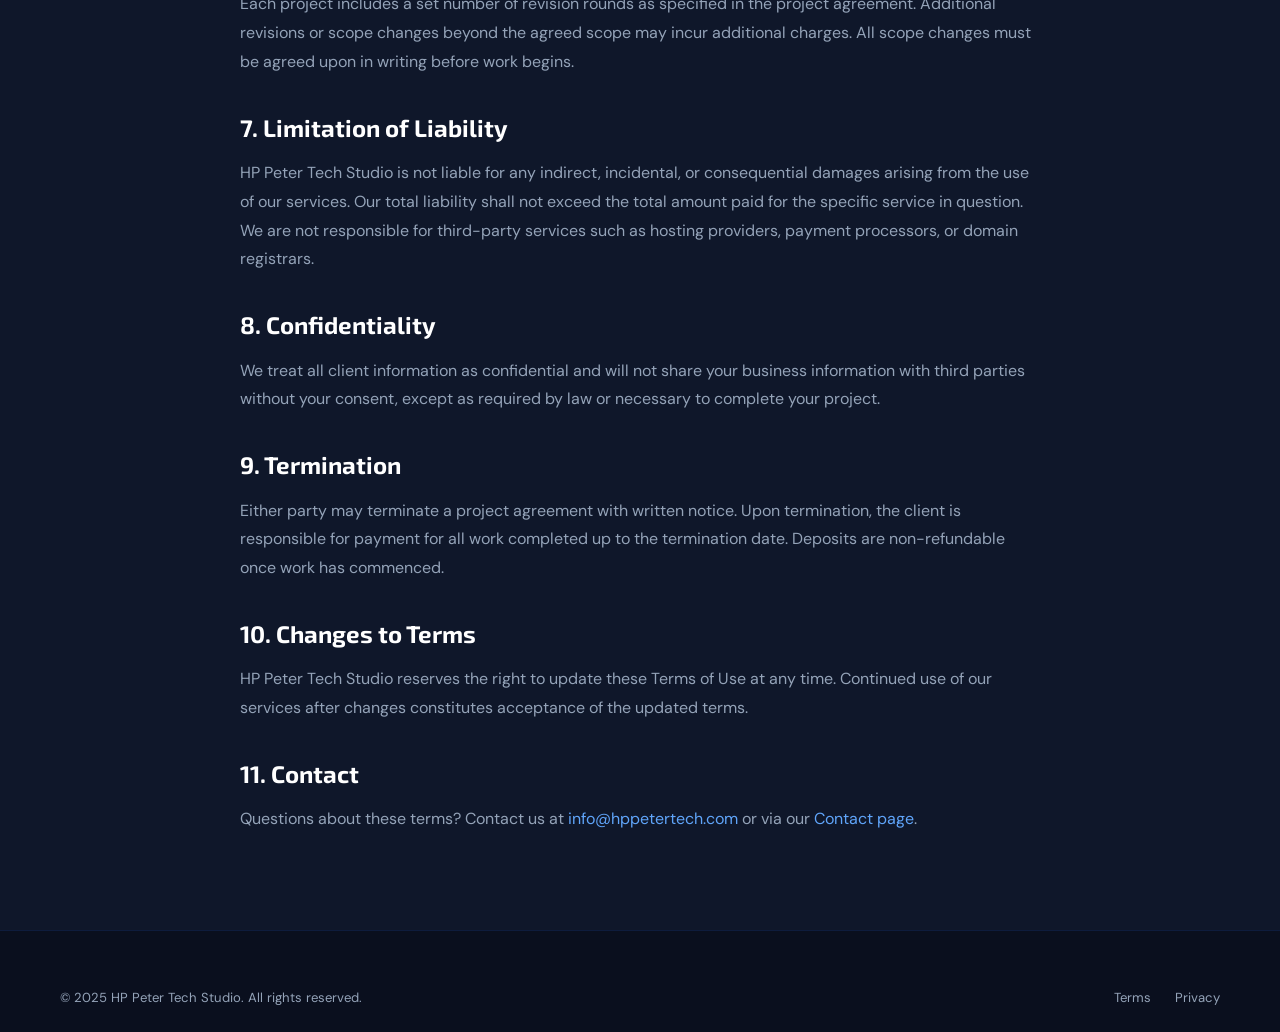
<file: terms.html>
<!DOCTYPE html>
<html lang="en">
<head>
  <meta charset="UTF-8" /><meta name="viewport" content="width=device-width, initial-scale=1.0" />
  <title>HP PETER TECH STUDIO | Web Development, QR Code Systems & Digital Solutions</title>
  <meta name="description" content="HP PETER TECH STUDIO builds websites, QR code systems, and digital tools for businesses. We help companies grow online with modern web solutions.">
  <meta name="keywords" content="HP Peter, HP Peter Tech Studio, web development Burundi, QR code restaurant system, website creation Burundi, digital agency Burundi">
  <meta name="author" content="HP PETER TECH STUDIO">
  <title>Terms of Use | HP Peter Tech Studio</title>
  <link rel="icon" href="images/hpPeterTechStudioLogo.png" />
  <link rel="preconnect" href="https://fonts.googleapis.com" /><link rel="preconnect" href="https://fonts.gstatic.com" crossorigin />
  <link href="https://fonts.googleapis.com/css2?family=Exo+2:wght@400;600;700;800;900&family=DM+Sans:wght@400;500;600&display=swap" rel="stylesheet" />
  <link rel="stylesheet" href="https://cdnjs.cloudflare.com/ajax/libs/font-awesome/6.5.0/css/all.min.css" />
  <link rel="stylesheet" href="style.css" />
</head>
<body>
<header id="site-header"><div class="container header-inner">
  <a href="index.html"><img src="images/hpPeterTechStudioLogo.png" alt="Logo" class="header-logo" /></a>
  <a href="index.html" class="header-brand">HP Peter Tech Studio</a>
</div></header>
<nav id="navbar"><div class="container nav-inner">
  <div class="nav-logo-mini"><img src="images/hpPeterTechStudioLogo.png" alt="Logo" /><span>HP Peter Tech Studio</span></div>
  <div class="nav-links">
    <a href="index.html">Home</a><a href="services.html">Services</a>
    <a href="portfolio.html">Portfolio</a><a href="about.html">About</a><a href="contact.html">Contact</a>
  </div>
  <a href="contact.html" class="btn btn-primary nav-cta">Get a Quote</a>
  <button class="hamburger"><span></span><span></span><span></span></button>
</div>
<div class="mobile-menu">
  <a href="index.html">Home</a><a href="services.html">Services</a><a href="portfolio.html">Portfolio</a>
  <a href="about.html">About</a><a href="contact.html">Contact</a>
</div></nav>

<div class="page-hero">
  <div class="container">
    <span class="tag">Legal</span>
    <h1>Terms of Use</h1>
    <p>Last updated: January 2025</p>
  </div>
</div>

<section class="section">
  <div class="container">
    <div class="prose" data-aos="fade-up">
      <h2>1. Acceptance of Terms</h2>
      <p>By accessing or using the HP Peter Tech Studio website and services, you agree to be bound by these Terms of Use. If you do not agree to these terms, please do not use our services.</p>

      <h2>2. Services Provided</h2>
      <p>HP Peter Tech Studio provides digital services including but not limited to website development, QR code generation, landing page design, UI/UX design, and related digital solutions. The scope and deliverables of each project are defined in individual project agreements.</p>

      <h2>3. Client Responsibilities</h2>
      <p>As a client, you agree to:</p>
      <ul>
        <li>Provide accurate and complete information required for project completion</li>
        <li>Respond to feedback requests within agreed timeframes</li>
        <li>Ensure you own or have rights to any content, images, or materials provided to us</li>
        <li>Pay invoices according to the agreed payment schedule</li>
      </ul>

      <h2>4. Intellectual Property</h2>
      <p>Upon full payment, clients receive full ownership of the final deliverables created specifically for their project. HP Peter Tech Studio retains the right to display completed work in our portfolio unless otherwise agreed in writing. We retain ownership of any pre-existing tools, frameworks, or code components used in development.</p>

      <h2>5. Payment Terms</h2>
      <p>All projects require an upfront deposit (typically 50%) before work begins. The remaining balance is due upon project completion and before final file handover. Late payments may result in project suspension. We reserve the right to charge interest on overdue invoices.</p>

      <h2>6. Revisions and Scope Changes</h2>
      <p>Each project includes a set number of revision rounds as specified in the project agreement. Additional revisions or scope changes beyond the agreed scope may incur additional charges. All scope changes must be agreed upon in writing before work begins.</p>

      <h2>7. Limitation of Liability</h2>
      <p>HP Peter Tech Studio is not liable for any indirect, incidental, or consequential damages arising from the use of our services. Our total liability shall not exceed the total amount paid for the specific service in question. We are not responsible for third-party services such as hosting providers, payment processors, or domain registrars.</p>

      <h2>8. Confidentiality</h2>
      <p>We treat all client information as confidential and will not share your business information with third parties without your consent, except as required by law or necessary to complete your project.</p>

      <h2>9. Termination</h2>
      <p>Either party may terminate a project agreement with written notice. Upon termination, the client is responsible for payment for all work completed up to the termination date. Deposits are non-refundable once work has commenced.</p>

      <h2>10. Changes to Terms</h2>
      <p>HP Peter Tech Studio reserves the right to update these Terms of Use at any time. Continued use of our services after changes constitutes acceptance of the updated terms.</p>

      <h2>11. Contact</h2>
      <p>Questions about these terms? Contact us at <a href="mailto:info@hppetertech.com" style="color:var(--blue-glow)">info@hppetertech.com</a> or via our <a href="contact.html" style="color:var(--blue-glow)">Contact page</a>.</p>
    </div>
  </div>
</section>

<footer>
  <div class="container">
    <div class="footer-bottom" style="padding-top:0;border-top:none">
      <p>© 2025 HP Peter Tech Studio. All rights reserved.</p>
      <div class="footer-legal"><a href="terms.html">Terms</a><a href="privacy.html">Privacy</a></div>
    </div>
  </div>
</footer>
<button class="back-to-top">↑</button>
<script src="script.js"></script>
</body>
</html>
</file>
<file: style.css>
/* ===== CSS VARIABLES ===== */
:root {
  --dark: #0f172a;
  --dark-2: #1e293b;
  --dark-3: #0a0f1e;
  --blue: #2563eb;
  --blue-light: #3b82f6;
  --blue-glow: #60a5fa;
  --cyan: #06b6d4;
  --white: #ffffff;
  --gray-light: #f1f5f9;
  --gray-mid: #94a3b8;
  --gray-dark: #334155;
  --font-display: "Exo 2", sans-serif;
  --font-body: "DM Sans", sans-serif;
  --transition: all 0.3s ease;
  --shadow: 0 4px 24px rgba(37, 99, 235, 0.18);
  --shadow-lg: 0 8px 48px rgba(37, 99, 235, 0.25);
  --radius: 12px;
  --radius-lg: 20px;
}

/* ===== RESET & BASE ===== */
*,
*::before,
*::after {
  box-sizing: border-box;
  margin: 0;
  padding: 0;
}

html {
  scroll-behavior: smooth;
  font-size: 16px;
}

body {
  font-family: var(--font-body);
  background: var(--dark);
  color: var(--white);
  line-height: 1.6;
  overflow-x: hidden;
}

img {
  max-width: 100%;
  display: block;
}
a {
  text-decoration: none;
  color: inherit;
}
ul {
  list-style: none;
}
button {
  cursor: pointer;
  border: none;
  outline: none;
  font-family: inherit;
}

/* ===== UTILITIES ===== */
.container {
  width: 100%;
  max-width: 1200px;
  margin: 0 auto;
  padding: 0 1.25rem;
}
.section {
  padding: 5rem 0;
}
.section-title {
  font-family: var(--font-display);
  font-size: clamp(1.8rem, 4vw, 2.8rem);
  font-weight: 800;
  text-align: center;
  margin-bottom: 0.75rem;
  background: linear-gradient(135deg, var(--white) 30%, var(--blue-glow));
  -webkit-background-clip: text;
  -webkit-text-fill-color: transparent;
  background-clip: text;
}
.section-subtitle {
  text-align: center;
  color: var(--gray-mid);
  font-size: 1.05rem;
  margin-bottom: 3.5rem;
  max-width: 600px;
  margin-left: auto;
  margin-right: auto;
}
.btn {
  display: inline-flex;
  align-items: center;
  gap: 0.5rem;
  padding: 0.75rem 1.75rem;
  border-radius: 50px;
  font-weight: 600;
  font-size: 0.95rem;
  transition: var(--transition);
}
.btn-primary {
  background: var(--blue);
  color: var(--white);
  box-shadow: 0 0 20px rgba(37, 99, 235, 0.4);
}
.btn-primary:hover {
  background: var(--blue-light);
  transform: translateY(-2px);
  box-shadow: 0 0 30px rgba(37, 99, 235, 0.6);
}
.btn-outline {
  border: 2px solid var(--blue);
  color: var(--blue-light);
  background: transparent;
}
.btn-outline:hover {
  background: var(--blue);
  color: var(--white);
  transform: translateY(-2px);
}
.tag {
  display: inline-block;
  background: rgba(37, 99, 235, 0.15);
  color: var(--blue-glow);
  border: 1px solid rgba(37, 99, 235, 0.3);
  border-radius: 50px;
  padding: 0.3rem 1rem;
  font-size: 0.8rem;
  font-weight: 600;
  letter-spacing: 0.08em;
  text-transform: uppercase;
  margin-bottom: 1rem;
}

/* ===== HEADER / TOP BAR ===== */
#site-header {
  background: var(--dark);
  padding: 1.5rem 0 0.5rem;
  text-align: center;
  border-bottom: 1px solid rgba(255, 255, 255, 0.04);
}
.header-inner {
  display: flex;
  flex-direction: column;
  align-items: center;
  gap: 0.5rem;
}
.header-logo {
  width: 72px;
  height: 72px;
  border-radius: 50%;
  object-fit: cover;
}
.header-brand {
  font-family: var(--font-display);
  font-size: 1.3rem;
  font-weight: 800;
  background: linear-gradient(135deg, var(--white), var(--blue-glow));
  -webkit-background-clip: text;
  -webkit-text-fill-color: transparent;
  background-clip: text;
  letter-spacing: 0.03em;
}

/* ===== NAVBAR ===== */
#navbar {
  position: sticky;
  top: 0;
  z-index: 1000;
  background: rgba(15, 23, 42, 0.95);
  backdrop-filter: blur(14px);
  -webkit-backdrop-filter: blur(14px);
  border-bottom: 1px solid rgba(37, 99, 235, 0.2);
  transition: var(--transition);
}
#navbar.scrolled {
  box-shadow: 0 4px 30px rgba(0, 0, 0, 0.5);
}
.nav-inner {
  display: flex;
  align-items: center;
  justify-content: space-between;
  height: 56px;
}
.nav-logo-mini {
  display: flex;
  align-items: center;
  gap: 0.6rem;
  opacity: 0;
  transition: opacity 0.3s;
}
.nav-logo-mini img {
  width: 32px;
  height: 32px;
  border-radius: 50%;
}
.nav-logo-mini span {
  font-family: var(--font-display);
  font-weight: 700;
  font-size: 0.9rem;
  color: var(--blue-glow);
}
#navbar.scrolled .nav-logo-mini {
  opacity: 1;
}
.nav-links {
  display: flex;
  align-items: center;
  gap: 0.25rem;
}
.nav-links a {
  padding: 0.45rem 0.9rem;
  border-radius: 8px;
  font-size: 0.9rem;
  font-weight: 500;
  color: var(--gray-mid);
  transition: var(--transition);
}
.nav-links a:hover,
.nav-links a.active {
  color: var(--white);
  background: rgba(37, 99, 235, 0.15);
}
.nav-links a.active {
  color: var(--blue-glow);
}
.nav-cta {
  display: none;
}
.hamburger {
  display: flex;
  flex-direction: column;
  gap: 5px;
  background: none;
  padding: 4px;
  cursor: pointer;
}
.hamburger span {
  display: block;
  width: 24px;
  height: 2px;
  background: var(--white);
  border-radius: 2px;
  transition: var(--transition);
}
.hamburger.open span:nth-child(1) {
  transform: rotate(45deg) translate(5px, 5px);
}
.hamburger.open span:nth-child(2) {
  opacity: 0;
}
.hamburger.open span:nth-child(3) {
  transform: rotate(-45deg) translate(5px, -5px);
}
.mobile-menu {
  display: none;
  flex-direction: column;
  background: var(--dark-2);
  border-top: 1px solid rgba(37, 99, 235, 0.15);
  padding: 1rem;
  gap: 0.25rem;
}
.mobile-menu.open {
  display: flex;
}
.mobile-menu a {
  padding: 0.7rem 1rem;
  border-radius: 8px;
  color: var(--gray-mid);
  font-weight: 500;
  transition: var(--transition);
}
.mobile-menu a:hover {
  color: var(--white);
  background: rgba(37, 99, 235, 0.15);
}

/* ===== HERO ===== */
#hero {
  min-height: calc(100vh - 56px);
  display: flex;
  flex-direction: column;
  align-items: center;
  justify-content: center;
  text-align: center;
  padding: 4rem 1.25rem 3rem;
  position: relative;
  overflow: hidden;
}
.hero-bg {
  position: absolute;
  inset: 0;
  background:
    radial-gradient(
      ellipse 80% 60% at 50% -20%,
      rgba(37, 99, 235, 0.25) 0%,
      transparent 70%
    ),
    radial-gradient(
      ellipse 60% 40% at 80% 80%,
      rgba(6, 182, 212, 0.1) 0%,
      transparent 60%
    ),
    var(--dark-3);
  z-index: 0;
}
.hero-grid {
  position: absolute;
  inset: 0;
  background-image:
    linear-gradient(rgba(37, 99, 235, 0.07) 1px, transparent 1px),
    linear-gradient(90deg, rgba(37, 99, 235, 0.07) 1px, transparent 1px);
  background-size: 50px 50px;
  z-index: 0;
}
.hero-content {
  position: relative;
  z-index: 1;
  max-width: 800px;
}
.hero-badge {
  display: inline-flex;
  align-items: center;
  gap: 0.5rem;
  background: rgba(37, 99, 235, 0.1);
  border: 1px solid rgba(37, 99, 235, 0.3);
  border-radius: 50px;
  padding: 0.4rem 1rem;
  font-size: 0.8rem;
  font-weight: 600;
  color: var(--blue-glow);
  margin-bottom: 1.5rem;
  letter-spacing: 0.05em;
}
.hero-badge::before {
  content: "●";
  color: var(--cyan);
  animation: pulse-dot 2s infinite;
}
@keyframes pulse-dot {
  0%,
  100% {
    opacity: 1;
  }
  50% {
    opacity: 0.3;
  }
}
.hero-title {
  font-family: var(--font-display);
  font-size: clamp(2.2rem, 6vw, 4rem);
  font-weight: 900;
  line-height: 1.1;
  margin-bottom: 1rem;
}
.hero-title span.blue {
  color: var(--blue-glow);
}
.hero-typing-wrap {
  font-family: var(--font-display);
  font-size: clamp(1.3rem, 3.5vw, 2rem);
  font-weight: 700;
  color: var(--cyan);
  min-height: 2.5rem;
  margin-bottom: 1.5rem;
}
#typed-text {
  border-right: 3px solid var(--cyan);
  padding-right: 4px;
  animation: blink 0.7s step-end infinite;
}
@keyframes blink {
  0%,
  100% {
    border-color: var(--cyan);
  }
  50% {
    border-color: transparent;
  }
}
.hero-desc {
  color: var(--gray-mid);
  font-size: 1.05rem;
  max-width: 560px;
  margin: 0 auto 2rem;
}
.hero-btns {
  display: flex;
  gap: 1rem;
  flex-wrap: wrap;
  justify-content: center;
  margin-bottom: 3.5rem;
}

/* Hero Slider */
.hero-slider-wrap {
  position: relative;
  z-index: 1;
  width: 100%;
  max-width: 900px;
  margin: 0 auto;
}
.hero-slider {
  position: relative;
  border-radius: var(--radius-lg);
  overflow: hidden;
  box-shadow: 0 0 60px rgba(37, 99, 235, 0.3);
  border: 1px solid rgba(37, 99, 235, 0.2);
  background: var(--dark-2);
  aspect-ratio: 16/7;
}
.slide {
  position: absolute;
  inset: 0;
  opacity: 0;
  transition: opacity 0.8s ease;
  display: flex;
  align-items: center;
  justify-content: center;
  font-size: 1.2rem;
}
.slide.active {
  opacity: 1;
}
.slide-content {
  width: 100%;
  height: 100%;
  display: flex;
  align-items: center;
  justify-content: center;
  flex-direction: column;
  gap: 0.75rem;
  padding: 2rem;
}
.slide-icon {
  font-size: 3rem;
}
.slide-title {
  font-family: var(--font-display);
  font-size: 1.4rem;
  font-weight: 700;
  position: absolute;
  top: 5px;
}
.slide-desc {
  color: red;
  font-weight: bold;
  text-align: center;
  font-size: 0.95rem;
  position: absolute;
  top: 30px;
}
.slide-1 {
  background: linear-gradient(135deg, #0f172a, #1e3a5f);
  background-image: url("images/websiteCreationImg.png");
  background-size: cover;
  color: blue;
}
.slide-2 {
  background: linear-gradient(135deg, #0a1628, #0e2a40);
  background-image: url("images/qrCodeSolutionsImg.png");
  background-size: cover;
  color: blue;
}
.slide-3 {
  background: linear-gradient(135deg, #0f172a, #1a2744);
  background-image: url("images/landingPagesImg.png");
  background-size: cover;
  color: blue;
}
.slider-dots {
  display: flex;
  justify-content: center;
  gap: 0.5rem;
  margin-top: 1rem;
}
.slider-dots span {
  width: 8px;
  height: 8px;
  border-radius: 50%;
  background: var(--gray-dark);
  cursor: pointer;
  transition: var(--transition);
}
.slider-dots span.active {
  background: var(--blue);
  width: 24px;
  border-radius: 4px;
}

/* ===== SERVICES ===== */
#services {
  background: var(--dark-2);
}
.services-grid {
  display: grid;
  grid-template-columns: repeat(auto-fit, minmax(280px, 1fr));
  gap: 1.5rem;
}
.service-card {
  background: var(--dark);
  border: 1px solid rgba(37, 99, 235, 0.15);
  border-radius: var(--radius-lg);
  padding: 2rem;
  transition: var(--transition);
  position: relative;
  overflow: hidden;
}
.service-card::before {
  content: "";
  position: absolute;
  top: 0;
  left: 0;
  right: 0;
  height: 3px;
  background: linear-gradient(90deg, var(--blue), var(--cyan));
  transform: scaleX(0);
  transition: transform 0.3s ease;
}
.service-card:hover::before {
  transform: scaleX(1);
}
.service-card:hover {
  transform: translateY(-6px);
  border-color: rgba(37, 99, 235, 0.4);
  box-shadow: var(--shadow-lg);
}
.service-icon {
  width: 56px;
  height: 56px;
  background: linear-gradient(
    135deg,
    rgba(37, 99, 235, 0.2),
    rgba(6, 182, 212, 0.15)
  );
  border-radius: var(--radius);
  display: flex;
  align-items: center;
  justify-content: center;
  font-size: 1.6rem;
  margin-bottom: 1.25rem;
  border: 1px solid rgba(37, 99, 235, 0.2);
}
.service-card h3 {
  font-family: var(--font-display);
  font-size: 1.15rem;
  font-weight: 700;
  margin-bottom: 0.5rem;
  color: var(--white);
}
.service-card p {
  color: var(--gray-mid);
  font-size: 0.93rem;
  line-height: 1.65;
}

/* ===== COUNTERS ===== */
#counters {
  background: linear-gradient(135deg, var(--dark-3) 0%, #0d1b35 100%);
  border-top: 1px solid rgba(37, 99, 235, 0.15);
  border-bottom: 1px solid rgba(37, 99, 235, 0.15);
}
.counters-grid {
  display: grid;
  grid-template-columns: repeat(2, 1fr);
  gap: 2rem;
}
.counter-card {
  text-align: center;
  padding: 2rem 1rem;
}
.counter-number {
  font-family: var(--font-display);
  font-size: clamp(2.5rem, 6vw, 3.5rem);
  font-weight: 900;
  background: linear-gradient(135deg, var(--blue-glow), var(--cyan));
  -webkit-background-clip: text;
  -webkit-text-fill-color: transparent;
  background-clip: text;
  line-height: 1;
  margin-bottom: 0.5rem;
}
.counter-label {
  color: var(--gray-mid);
  font-size: 0.9rem;
  font-weight: 500;
}
.counter-icon {
  font-size: 1.5rem;
  margin-bottom: 0.5rem;
}

/* ===== PORTFOLIO ===== */
#portfolio {
  background: var(--dark);
}
.portfolio-grid {
  display: grid;
  grid-template-columns: repeat(auto-fit, minmax(280px, 1fr));
  gap: 1.5rem;
}
.portfolio-card {
  background: var(--dark-2);
  border: 1px solid rgba(37, 99, 235, 0.12);
  border-radius: var(--radius-lg);
  overflow: hidden;
  transition: var(--transition);
  cursor: pointer;
}
.portfolio-card:hover {
  transform: translateY(-6px);
  border-color: rgba(37, 99, 235, 0.35);
  box-shadow: var(--shadow-lg);
}
.portfolio-img {
  position: relative;
  aspect-ratio: 16/9;
  overflow: hidden;
  background: var(--dark-3);
}
.portfolio-img-inner {
  width: 100%;
  height: 100%;
  display: flex;
  align-items: center;
  justify-content: center;
  font-size: 3rem;
  transition: transform 0.5s ease;
}
.portfolio-card:hover .portfolio-img-inner {
  transform: scale(1.08);
}
.portfolio-overlay {
  position: absolute;
  inset: 0;
  background: rgba(37, 99, 235, 0.7);
  display: flex;
  align-items: center;
  justify-content: center;
  opacity: 0;
  transition: var(--transition);
  font-size: 2rem;
}
.portfolio-card:hover .portfolio-overlay {
  opacity: 1;
}
.portfolio-info {
  padding: 1.25rem;
}
.portfolio-info h3 {
  font-family: var(--font-display);
  font-weight: 700;
  margin-bottom: 0.4rem;
  font-size: 1.05rem;
}
.portfolio-info p {
  color: var(--gray-mid);
  font-size: 0.88rem;
  margin-bottom: 1rem;
}
.portfolio-tags {
  display: flex;
  gap: 0.5rem;
  flex-wrap: wrap;
  margin-bottom: 1rem;
}
.ptag {
  background: rgba(37, 99, 235, 0.1);
  color: var(--blue-glow);
  border: 1px solid rgba(37, 99, 235, 0.2);
  border-radius: 4px;
  padding: 0.15rem 0.6rem;
  font-size: 0.75rem;
  font-weight: 600;
}

/* Lightbox */
.lightbox-overlay {
  position: fixed;
  inset: 0;
  background: rgba(0, 0, 0, 0.9);
  z-index: 9999;
  display: flex;
  align-items: center;
  justify-content: center;
  padding: 1rem;
  opacity: 0;
  pointer-events: none;
  transition: opacity 0.3s;
}
.lightbox-overlay.open {
  opacity: 1;
  pointer-events: all;
}
.lightbox-box {
  background: var(--dark-2);
  border: 1px solid rgba(37, 99, 235, 0.3);
  border-radius: var(--radius-lg);
  max-width: 700px;
  width: 100%;
  padding: 2rem;
  position: relative;
  transform: scale(0.9);
  transition: transform 0.3s;
}
.lightbox-overlay.open .lightbox-box {
  transform: scale(1);
}
.lightbox-close {
  position: absolute;
  top: 1rem;
  right: 1rem;
  width: 32px;
  height: 32px;
  background: rgba(255, 255, 255, 0.1);
  border-radius: 50%;
  display: flex;
  align-items: center;
  justify-content: center;
  font-size: 1.2rem;
  cursor: pointer;
  transition: var(--transition);
}
.lightbox-close:hover {
  background: var(--blue);
}
.lightbox-icon {
  font-size: 5rem;
  text-align: center;
  margin-bottom: 1rem;
}
.lightbox-title {
  font-family: var(--font-display);
  font-size: 1.4rem;
  font-weight: 700;
  margin-bottom: 0.5rem;
}
.lightbox-desc {
  color: var(--gray-mid);
  margin-bottom: 1.5rem;
}

/* ===== TESTIMONIALS ===== */
#testimonials {
  background: var(--dark-2);
  overflow: hidden;
}
.testimonials-slider {
  position: relative;
}
.testimonials-track {
  display: flex;
  transition: transform 0.6s cubic-bezier(0.4, 0, 0.2, 1);
}
.testimonial-slide {
  min-width: 100%;
  padding: 0 0.5rem;
}
.testimonial-card {
  background: var(--dark);
  border: 1px solid rgba(37, 99, 235, 0.15);
  border-radius: var(--radius-lg);
  padding: 2rem;
  max-width: 700px;
  margin: 0 auto;
  text-align: center;
}
.testimonial-stars {
  color: #fbbf24;
  font-size: 1.1rem;
  margin-bottom: 1rem;
  letter-spacing: 2px;
}
.testimonial-text {
  font-size: 1.05rem;
  color: var(--gray-light);
  line-height: 1.7;
  font-style: italic;
  margin-bottom: 1.5rem;
  position: relative;
}
.testimonial-text::before {
  content: '"';
  font-size: 4rem;
  color: rgba(37, 99, 235, 0.2);
  position: absolute;
  top: -1.5rem;
  left: -0.5rem;
  font-family: Georgia, serif;
  line-height: 1;
}
.testimonial-avatar {
  width: 60px;
  height: 60px;
  border-radius: 50%;
  background: linear-gradient(135deg, var(--blue), var(--cyan));
  display: flex;
  align-items: center;
  justify-content: center;
  font-size: 1.5rem;
  margin: 0 auto 0.75rem;
  border: 3px solid rgba(37, 99, 235, 0.3);
}
.testimonial-name {
  font-family: var(--font-display);
  font-weight: 700;
}
.testimonial-role {
  color: var(--gray-mid);
  font-size: 0.85rem;
}
.testimonials-nav {
  display: flex;
  justify-content: center;
  align-items: center;
  gap: 1rem;
  margin-top: 2rem;
}
.t-prev,
.t-next {
  width: 40px;
  height: 40px;
  border-radius: 50%;
  background: rgba(37, 99, 235, 0.15);
  border: 1px solid rgba(37, 99, 235, 0.3);
  color: var(--white);
  font-size: 1rem;
  display: flex;
  align-items: center;
  justify-content: center;
  transition: var(--transition);
  cursor: pointer;
}
.t-prev:hover,
.t-next:hover {
  background: var(--blue);
}
.t-dots {
  display: flex;
  gap: 0.5rem;
}
.t-dots span {
  width: 8px;
  height: 8px;
  border-radius: 50%;
  background: var(--gray-dark);
  cursor: pointer;
  transition: var(--transition);
}
.t-dots span.active {
  background: var(--blue);
  width: 20px;
  border-radius: 4px;
}

/* ===== ABOUT ===== */
#about {
  background: var(--dark);
}
.about-inner {
  display: grid;
  grid-template-columns: 1fr;
  gap: 3rem;
  align-items: center;
}
.about-visual {
  position: relative;
  display: flex;
  align-items: center;
  justify-content: center;
}
.about-logo-wrap {
  width: 200px;
  height: 200px;
  border-radius: 50%;
  background: radial-gradient(
    circle,
    rgba(37, 99, 235, 0.2),
    rgba(6, 182, 212, 0.1)
  );
  border: 2px solid rgba(37, 99, 235, 0.3);
  display: flex;
  align-items: center;
  justify-content: center;
  box-shadow: 0 0 60px rgba(37, 99, 235, 0.2);
  animation: float 4s ease-in-out infinite;
}
.about-logo-wrap img {
  width: 160px;
  height: 160px;
  border-radius: 50%;
}
@keyframes float {
  0%,
  100% {
    transform: translateY(0);
  }
  50% {
    transform: translateY(-12px);
  }
}
.orbit {
  position: absolute;
  border: 1px dashed rgba(37, 99, 235, 0.2);
  border-radius: 50%;
  animation: rotate-orbit 12s linear infinite;
}
.orbit-1 {
  width: 270px;
  height: 270px;
}
.orbit-2 {
  width: 340px;
  height: 340px;
  animation-direction: reverse;
  animation-duration: 18s;
}
.orbit-dot {
  width: 10px;
  height: 10px;
  border-radius: 50%;
  background: var(--blue);
  position: absolute;
  top: -5px;
  left: 50%;
  transform: translateX(-50%);
  box-shadow: 0 0 8px var(--blue);
}
@keyframes rotate-orbit {
  from {
    transform: rotate(0deg);
  }
  to {
    transform: rotate(360deg);
  }
}
.about-text .tag {
  display: inline-block;
}
.about-text h2 {
  font-family: var(--font-display);
  font-size: clamp(1.8rem, 4vw, 2.5rem);
  font-weight: 800;
  line-height: 1.2;
  margin-bottom: 1.25rem;
}
.about-text p {
  color: var(--gray-mid);
  margin-bottom: 1rem;
  line-height: 1.75;
}
.about-features {
  display: flex;
  flex-direction: column;
  gap: 0.75rem;
  margin: 1.5rem 0 2rem;
}
.about-feature {
  display: flex;
  align-items: center;
  gap: 0.75rem;
  color: var(--gray-light);
  font-size: 0.95rem;
}
.about-feature span:first-child {
  width: 24px;
  height: 24px;
  border-radius: 50%;
  background: rgba(37, 99, 235, 0.15);
  display: flex;
  align-items: center;
  justify-content: center;
  font-size: 0.75rem;
  color: var(--cyan);
  flex-shrink: 0;
}

/* ===== CONTACT ===== */
#contact {
  background: var(--dark-2);
}
.contact-inner {
  display: grid;
  grid-template-columns: 1fr;
  gap: 3rem;
}
.contact-info h2 {
  font-family: var(--font-display);
  font-size: clamp(1.8rem, 4vw, 2.5rem);
  font-weight: 800;
  margin-bottom: 1rem;
}
.contact-info p {
  color: var(--gray-mid);
  line-height: 1.75;
  margin-bottom: 2rem;
}
.contact-channels {
  display: flex;
  flex-direction: column;
  gap: 1rem;
}
.contact-channel {
  display: flex;
  align-items: center;
  gap: 1rem;
  padding: 1rem 1.25rem;
  background: var(--dark);
  border: 1px solid rgba(37, 99, 235, 0.15);
  border-radius: var(--radius);
  transition: var(--transition);
}
.contact-channel:hover {
  border-color: var(--blue);
  transform: translateX(4px);
}
.channel-icon {
  width: 44px;
  height: 44px;
  border-radius: 10px;
  display: flex;
  align-items: center;
  justify-content: center;
  font-size: 1.3rem;
  flex-shrink: 0;
}
.channel-icon.wa {
  background: rgba(37, 211, 102, 0.1);
}
.channel-icon.em {
  background: rgba(37, 99, 235, 0.1);
}
.channel-text strong {
  display: block;
  font-size: 0.9rem;
}
.channel-text span {
  color: var(--gray-mid);
  font-size: 0.82rem;
}
.contact-form-wrap {
  background: var(--dark);
  /* background-image: url(images/ContactImage.png); */
  background-size: cover;
  background-position: center;
  background-repeat: no-repeat;
  border: 1px solid rgba(37, 99, 235, 0.15);
  border-radius: var(--radius-lg);
  padding: 2rem;
}
.form-group {
  margin-bottom: 1.25rem;
}
.btn {
  padding: 20px;
  border-radius: 30px;
  background-color: #2563eb;
  color: whitesmoke;
  font-weight: bold;
  position: relative;
  margin-top: 50px;
  margin-left: 100px;
}
.btn:hover {
  border: 5px solid white;
  transition: border 3s ease;
}

.form-group label {
  display: block;
  font-size: 0.88rem;
  font-weight: 600;
  color: var(--gray-mid);
  margin-bottom: 0.4rem;
}
.form-group input,
.form-group textarea,
.form-group select {
  width: 100%;
  background: var(--dark-2);
  border: 1px solid rgba(37, 99, 235, 0.2);
  border-radius: var(--radius);
  padding: 0.75rem 1rem;
  color: var(--white);
  font-family: var(--font-body);
  font-size: 0.95rem;
  transition: var(--transition);
}
.form-group input:focus,
.form-group textarea:focus,
.form-group select:focus {
  outline: none;
  border-color: var(--blue);
  box-shadow: 0 0 0 3px rgba(37, 99, 235, 0.15);
}
.form-group textarea {
  resize: vertical;
  min-height: 120px;
}
.form-group input::placeholder,
.form-group textarea::placeholder {
  color: var(--gray-dark);
}
.form-success {
  display: none;
  text-align: center;
  padding: 1rem;
  background: rgba(16, 185, 129, 0.1);
  border: 1px solid rgba(16, 185, 129, 0.3);
  border-radius: var(--radius);
  color: #10b981;
  font-weight: 600;
  margin-top: 1rem;
}

/* ===== FOOTER ===== */
footer {
  background: var(--dark-3);
  border-top: 1px solid rgba(37, 99, 235, 0.15);
  padding: 3.5rem 0 1.5rem;
}
.footer-grid {
  display: grid;
  grid-template-columns: 1fr;
  gap: 2.5rem;
  margin-bottom: 3rem;
}
.footer-brand {
  max-width: 280px;
}
.footer-logo {
  display: flex;
  align-items: center;
  gap: 0.75rem;
  margin-bottom: 1rem;
}
.footer-logo img {
  width: 44px;
  height: 44px;
  border-radius: 50%;
}
.footer-logo span {
  font-family: var(--font-display);
  font-weight: 700;
  font-size: 1rem;
  color: var(--white);
}
.footer-brand p {
  color: var(--gray-mid);
  font-size: 0.88rem;
  line-height: 1.65;
}
.footer-social {
  display: flex;
  gap: 0.75rem;
  margin-top: 1.25rem;
}
.social-icon {
  width: 36px;
  height: 36px;
  border-radius: 8px;
  background: rgba(37, 99, 235, 0.1);
  border: 1px solid rgba(37, 99, 235, 0.2);
  display: flex;
  align-items: center;
  justify-content: center;
  font-size: 0.9rem;
  transition: var(--transition);
  color: var(--gray-mid);
}
.social-icon:hover {
  background: var(--blue);
  color: var(--white);
  border-color: var(--blue);
  transform: translateY(-2px);
}
.footer-col h4 {
  font-family: var(--font-display);
  font-weight: 700;
  font-size: 0.95rem;
  margin-bottom: 1rem;
  color: var(--white);
}
.footer-col ul {
  display: flex;
  flex-direction: column;
  gap: 0.5rem;
}
.footer-col ul li a {
  color: var(--gray-mid);
  font-size: 0.88rem;
  transition: var(--transition);
}
.footer-col ul li a:hover {
  color: var(--blue-glow);
}
.footer-bottom {
  border-top: 1px solid rgba(255, 255, 255, 0.05);
  padding-top: 1.5rem;
  display: flex;
  flex-direction: column;
  align-items: center;
  gap: 0.75rem;
  text-align: center;
}
.footer-bottom p {
  color: var(--gray-mid);
  font-size: 0.82rem;
}
.footer-legal {
  display: flex;
  gap: 1.5rem;
}
.footer-legal a {
  color: var(--gray-mid);
  font-size: 0.82rem;
  transition: var(--transition);
}
.footer-legal a:hover {
  color: var(--blue-glow);
}

/* ===== AOS-like animations ===== */
[data-aos] {
  opacity: 0;
  transform: translateY(30px);
  transition:
    opacity 0.6s ease,
    transform 0.6s ease;
}
[data-aos="fade-left"] {
  transform: translateX(-30px);
}
[data-aos="fade-right"] {
  transform: translateX(30px);
}
[data-aos="fade-up"] {
  transform: translateY(30px);
}
[data-aos="zoom-in"] {
  transform: scale(0.85);
}
[data-aos].aos-animate {
  opacity: 1;
  transform: translate(0) scale(1);
}

/* ===== BACK TO TOP ===== */
.back-to-top {
  position: fixed;
  bottom: 2rem;
  right: 1.5rem;
  width: 44px;
  height: 44px;
  background: var(--blue);
  border-radius: 50%;
  display: flex;
  align-items: center;
  justify-content: center;
  font-size: 1.1rem;
  box-shadow: 0 4px 20px rgba(37, 99, 235, 0.4);
  opacity: 0;
  pointer-events: none;
  transition: var(--transition);
  z-index: 900;
  cursor: pointer;
}
.back-to-top.show {
  opacity: 1;
  pointer-events: all;
}
.back-to-top:hover {
  background: var(--blue-light);
  transform: translateY(-4px);
}

/* ===== RESPONSIVE ===== */
@media (min-width: 480px) {
  .counters-grid {
    grid-template-columns: repeat(4, 1fr);
  }
}

@media (min-width: 768px) {
  .hamburger {
    display: none;
  }
  .nav-cta {
    display: inline-flex;
  }
  .mobile-menu {
    display: none !important;
  }
  .footer-grid {
    grid-template-columns: 1.5fr 1fr 1fr 1fr;
  }
  .contact-inner {
    grid-template-columns: 1fr 1fr;
  }
  .about-inner {
    grid-template-columns: 1fr 1.4fr;
  }
  .footer-bottom {
    flex-direction: row;
    justify-content: space-between;
    text-align: left;
  }
}

@media (max-width: 767px) {
  .nav-links {
    display: none;
  }
  .counters-grid {
    grid-template-columns: repeat(2, 1fr);
  }
}

/* ===== Inner Page Styles ===== */
.page-hero {
  padding: 4rem 0 3rem;
  text-align: center;
  background: linear-gradient(135deg, var(--dark-3), #0d1b35);
  border-bottom: 1px solid rgba(37, 99, 235, 0.15);
}
.page-hero h1 {
  font-family: var(--font-display);
  font-size: clamp(2rem, 5vw, 3.5rem);
  font-weight: 900;
  background: linear-gradient(135deg, var(--white), var(--blue-glow));
  -webkit-background-clip: text;
  -webkit-text-fill-color: transparent;
  background-clip: text;
}
.page-hero p {
  color: var(--gray-mid);
  margin-top: 0.75rem;
  font-size: 1.05rem;
}
.prose {
  max-width: 800px;
  margin: 0 auto;
}
.prose h2 {
  font-family: var(--font-display);
  font-size: 1.5rem;
  font-weight: 700;
  color: var(--white);
  margin: 2rem 0 0.75rem;
}
.prose p {
  color: var(--gray-mid);
  line-height: 1.8;
  margin-bottom: 1rem;
}
.prose ul {
  color: var(--gray-mid);
  padding-left: 1.5rem;
  margin-bottom: 1rem;
}
.prose ul li {
  margin-bottom: 0.5rem;
  line-height: 1.7;
}
</file>
